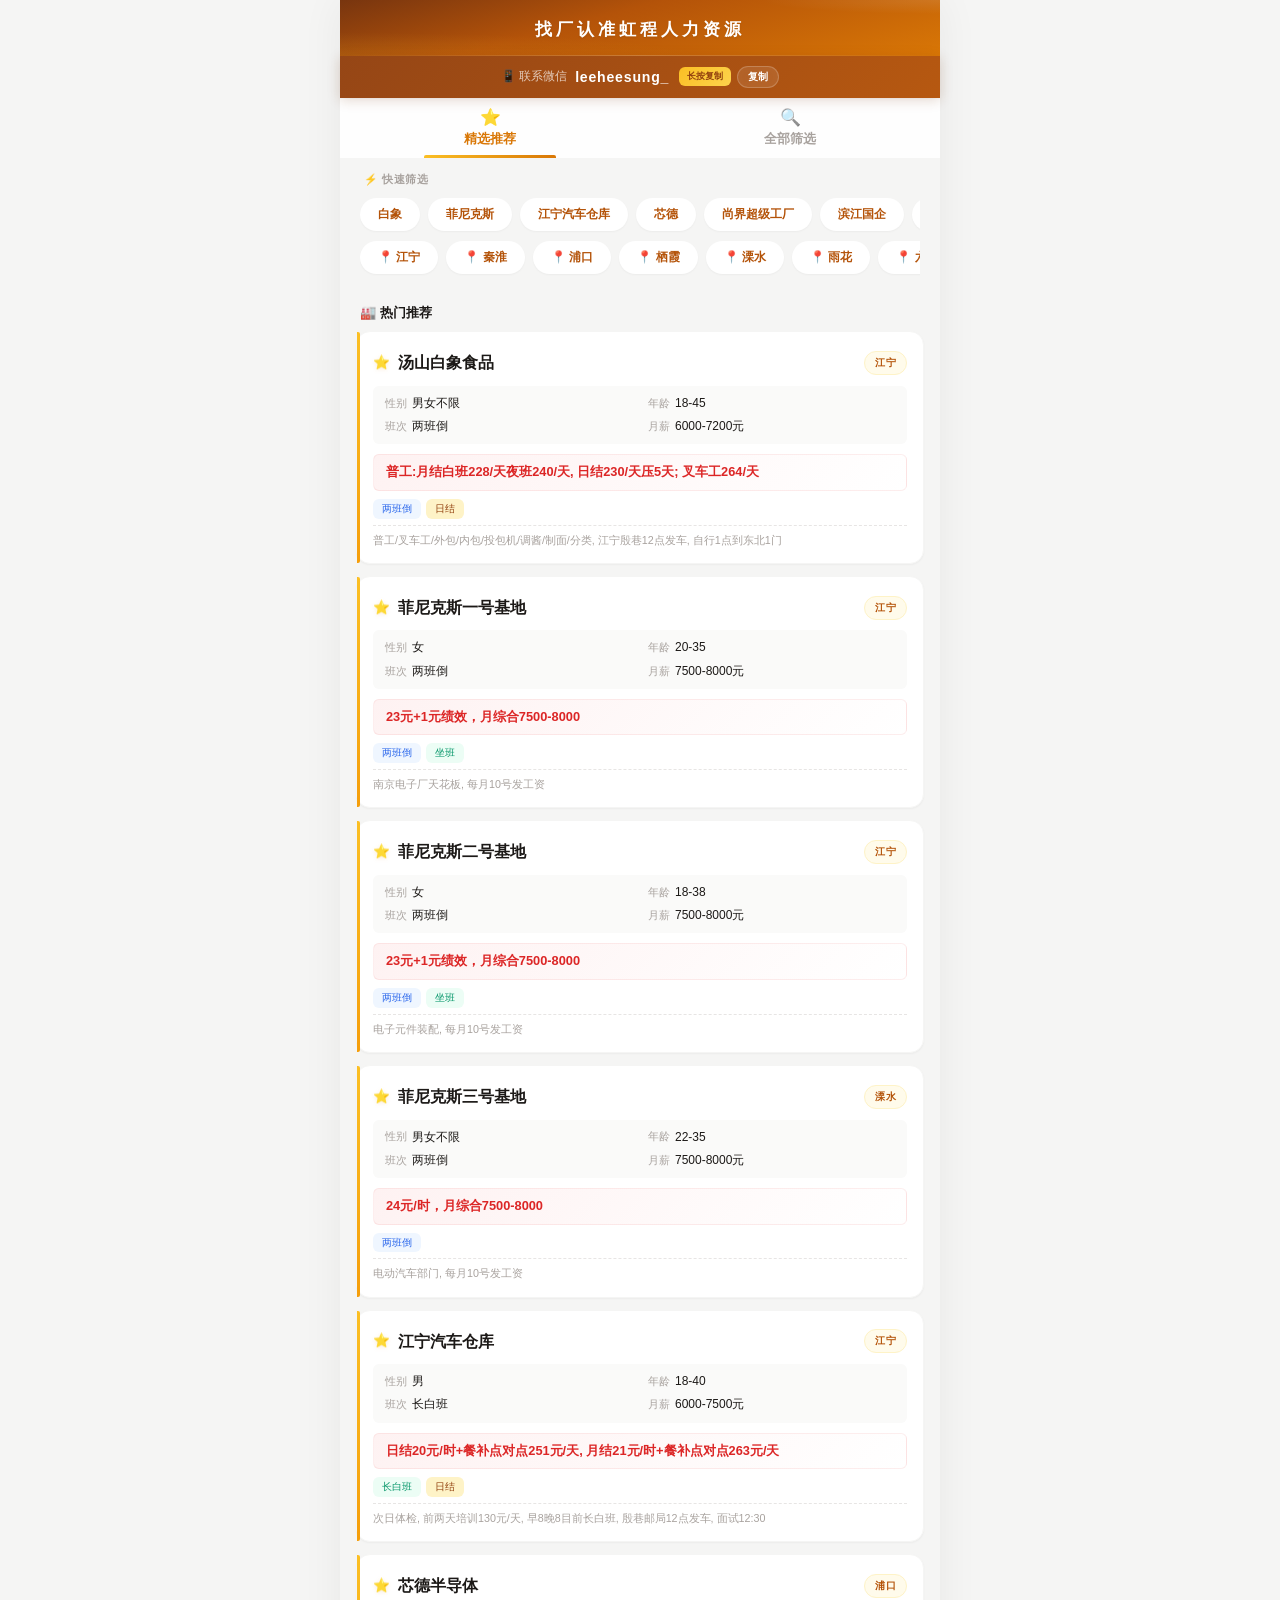
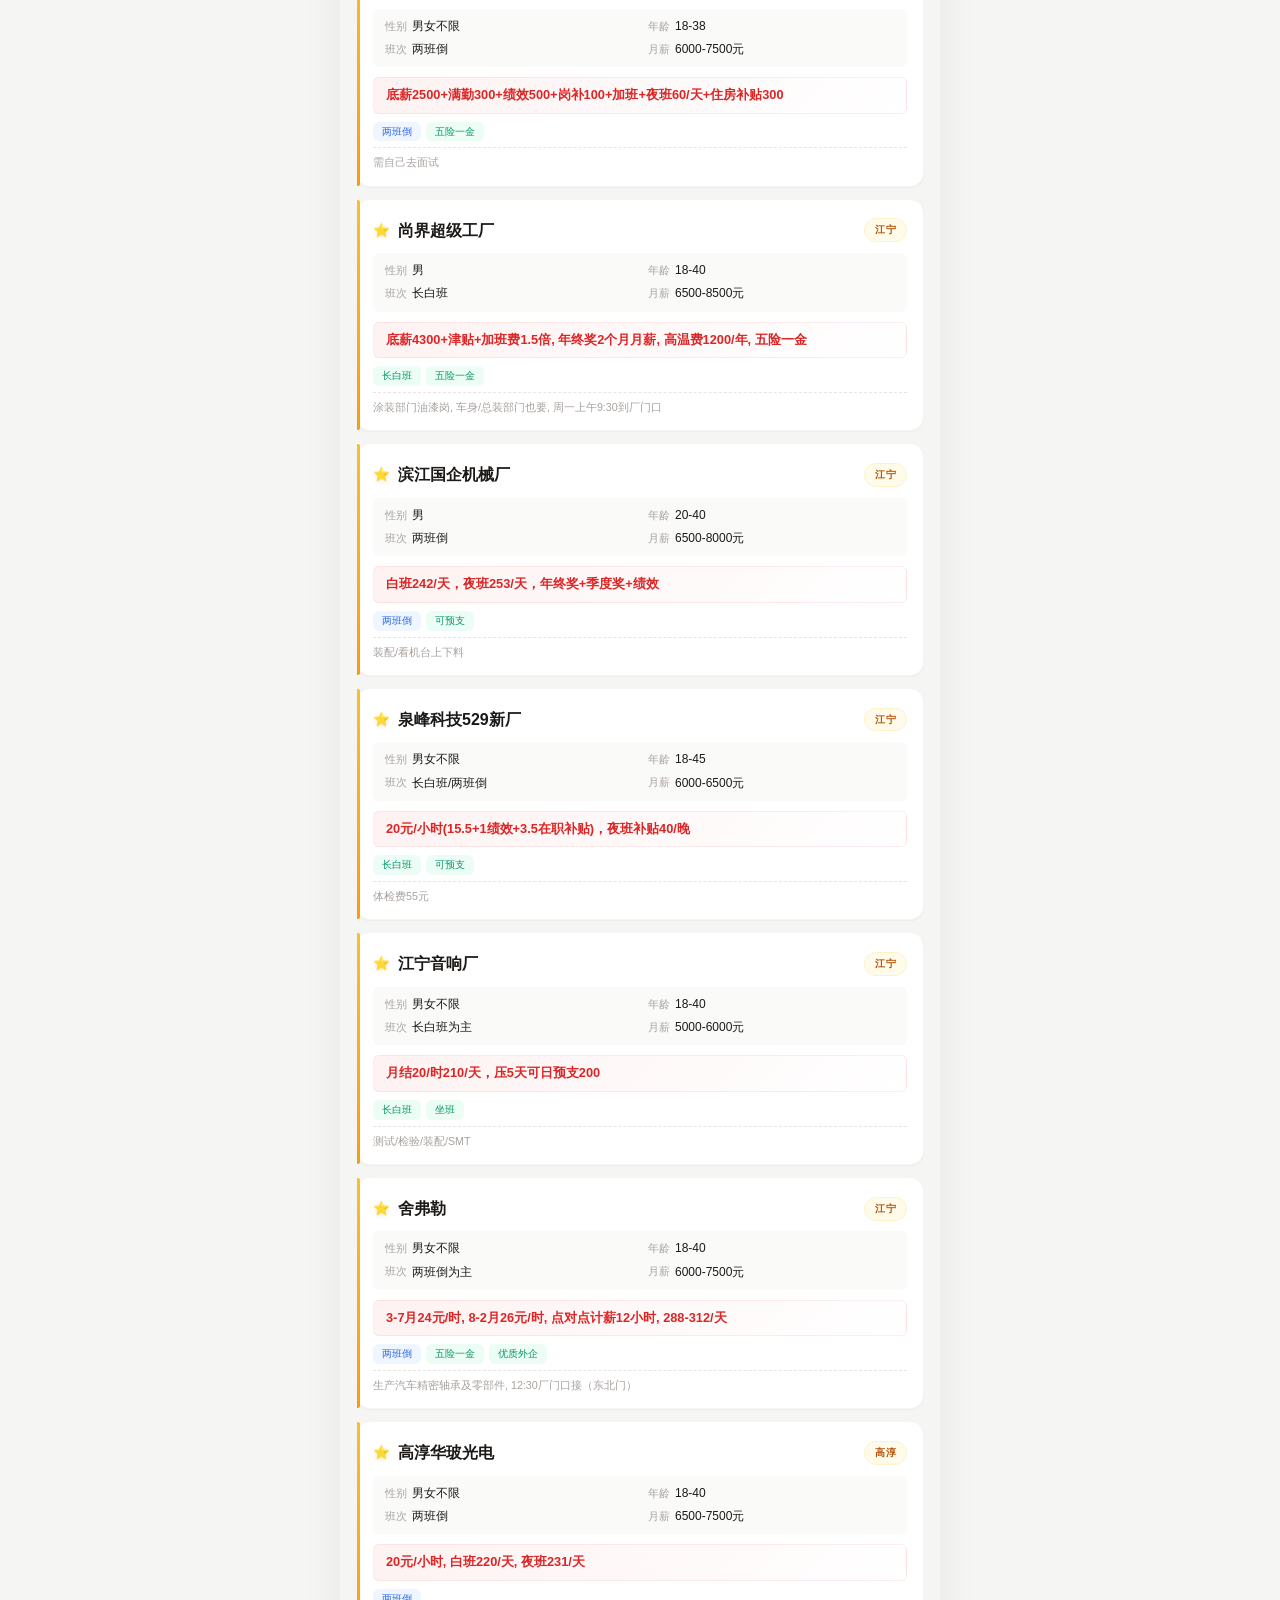
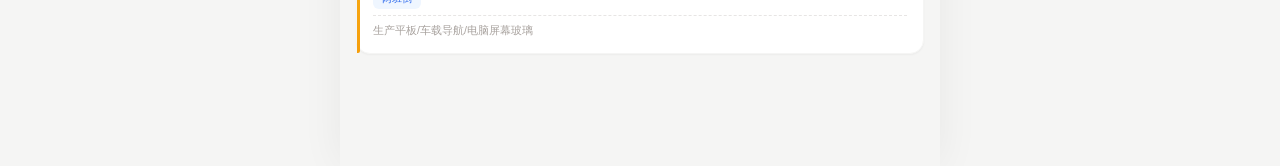
<file: index.html>
﻿<!DOCTYPE html><html lang="zh-CN">
<head>
<meta charset="UTF-8"/>
<meta name="viewport" content="width=device-width,initial-scale=1.0,maximum-scale=1.0,user-scalable=no,viewport-fit=cover"/>
<meta name="apple-mobile-web-app-capable" content="yes"/>
<meta name="apple-mobile-web-app-status-bar-style" content="black-translucent"/>
<link rel="manifest" href="data:application/manifest+json,%7B%22name%22%3A%22%E5%8D%97%E4%BA%AC%E8%99%B9%E7%A8%8B%E6%8B%9B%E5%B7%A5%22%2C%22short_name%22%3A%22%E6%8B%9B%E5%B7%A5%22%2C%22start_url%22%3A%22.%22%2C%22display%22%3A%22standalone%22%2C%22background_color%22%3A%22f59e0b%22%2C%22theme_color%22%3A%22f59e0b%22%7D" />
<title>找厂神器 · 虹程人力资源</title>
<style>
/* ===== Design System ===== */
:root {
  /* Brand — warm amber/gold with depth */
  --amber-900: #78350f;
  --amber-800: #92400e;
  --amber-700: #b45309;
  --amber-600: #d97706;
  --amber-500: #f59e0b;
  --amber-400: #fbbf24;
  --amber-300: #fcd34d;
  --amber-100: #fef3c7;
  --amber-50:  #fffbeb;

  /* Neutrals — warm stone */
  --stone-900: #1c1917;
  --stone-800: #292524;
  --stone-700: #44403c;
  --stone-600: #57534e;
  --stone-500: #78716c;
  --stone-400: #a8a29e;
  --stone-300: #d6d3d1;
  --stone-200: #e7e5e4;
  --stone-100: #f5f5f4;
  --stone-50:  #fafaf9;

  /* Semantic */
  --red-600: #dc2626;
  --red-50:  #fef2f2;
  --green-600: #059669;
  --green-50:  #ecfdf5;
  --blue-600: #2563eb;
  --blue-50:  #eff6ff;

  /* Token mapping */
  --color-primary: var(--amber-600);
  --color-primary-deep: var(--amber-800);
  --color-accent: var(--amber-500);
  --color-bg: var(--stone-100);
  --color-surface: #ffffff;
  --color-text: var(--stone-900);
  --color-text-secondary: var(--stone-600);
  --color-text-muted: var(--stone-400);
  --color-border: var(--stone-200);
  --color-border-light: var(--stone-100);

  /* Shadows — layered, tinted */
  --shadow-xs: 0 1px 2px rgba(28,25,23,0.04);
  --shadow-sm: 0 1px 3px rgba(28,25,23,0.06), 0 1px 2px rgba(28,25,23,0.04);
  --shadow-md: 0 4px 12px rgba(28,25,23,0.08), 0 2px 4px rgba(28,25,23,0.04);
  --shadow-lg: 0 8px 30px rgba(28,25,23,0.10), 0 4px 8px rgba(28,25,23,0.04);
  --shadow-xl: 0 20px 60px rgba(28,25,23,0.14), 0 8px 20px rgba(28,25,23,0.06);

  /* Radii */
  --radius-xs: 6px;
  --radius-sm: 10px;
  --radius-md: 14px;
  --radius-lg: 20px;
  --radius-xl: 28px;
  --radius-full: 9999px;

  /* Easing */
  --ease-out-expo: cubic-bezier(0.16,1,0.3,1);
  --ease-spring: cubic-bezier(0.34,1.56,0.64,1);

  /* Safe area */
  --safe-bottom: env(safe-area-inset-bottom,0px);
  --safe-top: env(safe-area-inset-top,0px);
}

*,*::before,*::after{margin:0;padding:0;box-sizing:border-box}
html{font-size:16px;-webkit-text-size-adjust:100%;-webkit-tap-highlight-color:transparent}
body{
  font-family:-apple-system,BlinkMacSystemFont,'Segoe UI','PingFang SC','Hiragino Sans GB','Microsoft YaHei',sans-serif;
  background:var(--color-bg);color:var(--color-text);line-height:1.6;
  padding-bottom:calc(20px + var(--safe-bottom));
  -webkit-font-smoothing:antialiased;-moz-osx-font-smoothing:grayscale;
  overflow-x:hidden;
}

/* ===== Header — layered depth ===== */
.header{
  position:relative;
  background:linear-gradient(165deg,var(--amber-900) 0%,var(--amber-700) 40%,var(--amber-600) 100%);
  overflow:hidden;
}
.header::before{
  content:'';position:absolute;inset:0;
  background:
    radial-gradient(ellipse 100% 70% at 0% 100%,rgba(251,191,36,0.15),transparent 60%),
    radial-gradient(ellipse 60% 50% at 100% 0%,rgba(255,255,255,0.10),transparent 50%);
  pointer-events:none;
}
.header::after{
  content:'';position:absolute;bottom:0;left:0;right:0;height:1px;
  background:linear-gradient(90deg,transparent,rgba(255,255,255,0.20),transparent);
}
.header-title{
  font-size:1.08rem;font-weight:800;letter-spacing:4px;
  color:#fff;text-align:center;
  padding:16px 20px 12px;position:relative;z-index:1;
  text-shadow:0 1px 2px rgba(0,0,0,0.10);
}

/* ===== WeChat Bar — glassmorphism ===== */
.wechat-bar{
  position:sticky;top:0;z-index:102;
  background:linear-gradient(135deg,rgba(146,64,14,0.97),rgba(180,83,9,0.97));
  backdrop-filter:blur(12px);-webkit-backdrop-filter:blur(12px);
  display:flex;align-items:center;justify-content:center;gap:6px;
  padding:10px 16px;user-select:text;-webkit-user-select:text;
  box-shadow:0 2px 12px rgba(120,53,15,0.20);
}
.wechat-bar .label{font-size:0.75rem;color:rgba(255,255,255,0.70);font-weight:500}
.wechat-bar .wechat-id{
  font-size:0.88rem;color:#fff;font-weight:700;letter-spacing:0.8px;
  padding:0 2px;
}
.wechat-bar .copy-badge{
  font-size:0.58rem;font-weight:600;color:var(--amber-800);
  background:linear-gradient(135deg,var(--amber-400),var(--amber-300));
  padding:2px 8px;border-radius:var(--radius-xs);margin-left:2px;
  animation:pulse-soft 2.5s ease-in-out infinite;
}
@keyframes pulse-soft{0%,100%{opacity:1}50%{opacity:0.65}}
.wechat-bar .copy-badge.copied{background:var(--green-50);color:var(--green-600);animation:none}
.wechat-bar .copy-btn{
  font-size:0.65rem;font-weight:600;color:#fff;
  background:rgba(255,255,255,0.12);border:1px solid rgba(255,255,255,0.20);
  padding:3px 10px;border-radius:var(--radius-full);cursor:pointer;
  transition:all 0.2s var(--ease-out-expo);touch-action:manipulation;
  backdrop-filter:blur(4px);-webkit-backdrop-filter:blur(4px);
}
.wechat-bar .copy-btn:active{transform:scale(0.92);background:rgba(255,255,255,0.22)}

/* ===== Tab Bar ===== */
.tab-bar{
  position:sticky;top:40px;z-index:101;
  display:flex;background:rgba(255,255,255,0.85);
  backdrop-filter:blur(16px);-webkit-backdrop-filter:blur(16px);
  border-bottom:1px solid var(--color-border-light);
}
.tab-btn{
  flex:1;border:none;background:transparent;
  padding:12px 0 10px;font-size:0.82rem;font-weight:600;
  color:var(--color-text-muted);cursor:pointer;
  display:flex;flex-direction:column;align-items:center;gap:3px;
  -webkit-tap-highlight-color:transparent;touch-action:manipulation;
  transition:color 0.25s var(--ease-out-expo);position:relative;
}
.tab-btn .tab-icon{font-size:1.05rem;line-height:1;opacity:0.7;transition:opacity 0.25s}
.tab-btn.active{color:var(--color-primary)}
.tab-btn.active .tab-icon{opacity:1}
.tab-btn.active::after{
  content:'';position:absolute;bottom:0;left:28%;right:28%;
  height:2.5px;background:linear-gradient(90deg,var(--amber-400),var(--amber-600));
  border-radius:2px 2px 0 0;
}
.tab-btn:active{opacity:0.6}
.tab-panel{display:none}
.tab-panel.active{display:block}

/* ===== Search ===== */
.search-wrap{
  position:sticky;top:96px;z-index:99;
  background:var(--color-bg);padding:12px 16px 10px;
}
.search-bar{
  display:flex;align-items:center;gap:10px;
  background:var(--color-surface);border-radius:var(--radius-xl);
  padding:10px 18px;
  box-shadow:var(--shadow-xs);
  border:1.5px solid var(--color-border-light);
  transition:border-color 0.25s var(--ease-out-expo),box-shadow 0.25s var(--ease-out-expo);
}
.search-bar:focus-within{
  border-color:var(--amber-300);
  box-shadow:0 0 0 4px rgba(217,119,6,0.08),var(--shadow-sm);
}
.search-icon{font-size:0.95rem;flex-shrink:0;opacity:0.35;transition:opacity 0.25s}
.search-bar:focus-within .search-icon{opacity:0.55}
.search-input{
  flex:1;border:none;outline:none;font-size:0.88rem;
  color:var(--color-text);background:transparent;-webkit-appearance:none;
}
.search-input::placeholder{color:var(--color-text-muted)}
.btn-search-clear{
  width:24px;height:24px;border-radius:50%;
  border:none;background:var(--color-border);color:var(--color-text-secondary);
  font-size:0.7rem;cursor:pointer;display:none;
  align-items:center;justify-content:center;
  transition:background 0.15s;
}
.btn-search-clear:active{background:var(--stone-300)}
.btn-search-clear.visible{display:flex}

/* ===== Filter ===== */
.filter-section{padding:0 16px}
.filter-group{margin-bottom:2px}
.filter-label{
  font-size:0.65rem;font-weight:600;color:var(--color-text-muted);
  padding:10px 4px 6px;letter-spacing:0.5px;text-transform:uppercase;
}
.filter-row{
  display:flex;gap:6px;overflow-x:auto;
  -webkit-overflow-scrolling:touch;scrollbar-width:none;padding-bottom:4px;
}
.filter-row::-webkit-scrollbar{display:none}
.filter-chip{
  flex-shrink:0;padding:6px 16px;border-radius:var(--radius-full);
  border:1.5px solid var(--color-border);background:var(--color-surface);
  font-size:0.76rem;color:var(--color-text-secondary);
  cursor:pointer;transition:all 0.2s var(--ease-out-expo);
  -webkit-tap-highlight-color:transparent;touch-action:manipulation;
}
.filter-chip:active{transform:scale(0.94)}
.filter-chip.active{
  background:linear-gradient(135deg,var(--amber-600),var(--amber-500));
  color:#fff;border-color:var(--amber-500);
  box-shadow:0 2px 8px rgba(217,119,6,0.25);
  font-weight:600;
}

/* ===== Result Count ===== */
.result-count{
  padding:12px 16px 6px;font-size:0.7rem;color:var(--color-text-muted);
  font-weight:500;letter-spacing:0.3px;
}

/* ===== Factory Cards ===== */
.factory-list{padding:0 16px 20px;display:flex;flex-direction:column;gap:12px}

.factory-card{
  position:relative;
  background:var(--color-surface);border-radius:var(--radius-md);
  padding:18px 16px 14px;
  box-shadow:var(--shadow-xs);
  transition:transform 0.2s var(--ease-out-expo),box-shadow 0.25s var(--ease-out-expo);
  cursor:pointer;
  -webkit-tap-highlight-color:transparent;
  overflow:hidden;
}
.factory-card::before{
  content:'';position:absolute;top:0;left:0;width:3px;height:100%;
  background:linear-gradient(180deg,var(--amber-400),var(--amber-600));
  border-radius:0 2px 2px 0;
}
.factory-card:active{transform:scale(0.97);box-shadow:var(--shadow-sm)}
.factory-card:hover{box-shadow:var(--shadow-md)}

.card-header{
  display:flex;align-items:flex-start;justify-content:space-between;gap:10px;margin-bottom:10px;
}
.card-title{
  font-size:1rem;font-weight:700;line-height:1.35;color:var(--color-text);
  letter-spacing:-0.01em;
}
.card-area{
  flex-shrink:0;font-size:0.62rem;font-weight:600;
  padding:3px 10px;border-radius:var(--radius-full);
  background:var(--amber-50);color:var(--amber-700);
  border:1px solid var(--amber-100);
  letter-spacing:0.3px;margin-top:1px;
}

.card-info-grid{
  display:grid;grid-template-columns:1fr 1fr;gap:4px 16px;
  font-size:0.75rem;color:var(--color-text-secondary);
  background:var(--stone-50);border-radius:var(--radius-xs);
  padding:8px 12px;margin-bottom:10px;
}
.card-info-grid span{display:flex;align-items:center;gap:5px}
.card-info-grid .label{color:var(--color-text-muted);font-size:0.68rem;min-width:2em}
.card-info-grid .value{font-weight:500;color:var(--color-text)}

.card-salary{
  padding:8px 12px;
  background:linear-gradient(135deg,var(--red-50),#fff);
  border:1px solid rgba(220,38,38,0.08);
  border-radius:var(--radius-xs);
  font-size:0.8rem;font-weight:700;color:var(--red-600);
  line-height:1.45;margin-bottom:8px;
}

.card-tags{
  display:flex;flex-wrap:wrap;gap:5px;
}
.tag{
  font-size:0.62rem;padding:3px 9px;border-radius:var(--radius-xs);
  font-weight:500;white-space:nowrap;line-height:1.4;
  transition:all 0.15s;
}
.tag.blue{background:var(--blue-50);color:var(--blue-600)}
.tag.green{background:var(--green-50);color:var(--green-600)}
.tag.amber{background:var(--amber-100);color:var(--amber-800)}
.tag.red{background:var(--red-50);color:var(--red-600)}

.card-features{
  margin-top:8px;font-size:0.67rem;color:var(--color-text-muted);
  display:flex;align-items:center;gap:5px;
  border-top:1px dashed var(--color-border);padding-top:8px;
  line-height:1.5;
}

/* ===== Quick Pick ===== */
.quick-pick{padding:12px 16px 6px}
.quick-pick-title{
  font-size:0.68rem;font-weight:600;color:var(--color-text-muted);
  padding:0 4px 10px;letter-spacing:0.5px;
}
.quick-pick-row{
  display:flex;gap:8px;overflow-x:auto;
  -webkit-overflow-scrolling:touch;scrollbar-width:none;padding-bottom:6px;
}
.quick-pick-row::-webkit-scrollbar{display:none}
.quick-pick-item{
  flex-shrink:0;padding:8px 18px;
  background:var(--color-surface);border:1.5px solid var(--amber-200);
  border-radius:var(--radius-full);white-space:nowrap;
  font-size:0.76rem;font-weight:600;color:var(--amber-700);
  cursor:pointer;transition:all 0.2s var(--ease-out-expo);
  -webkit-tap-highlight-color:transparent;touch-action:manipulation;
  box-shadow:var(--shadow-xs);
}
.quick-pick-item:active{transform:scale(0.94);background:var(--amber-50);border-color:var(--amber-400)}

/* ===== Recommend Tab ===== */
.rec-section{padding:6px 16px 80px}
.rec-section-title{
  font-size:0.82rem;font-weight:700;color:var(--color-text);
  padding:10px 4px 8px;display:flex;align-items:center;gap:6px;
}

.rec-card{
  position:relative;
  background:var(--color-surface);border-radius:var(--radius-md);
  padding:18px 16px 14px;box-shadow:var(--shadow-xs);margin-bottom:12px;
  border:1px solid var(--color-border-light);
  cursor:pointer;transition:transform 0.2s var(--ease-out-expo),box-shadow 0.25s;
  -webkit-tap-highlight-color:transparent;touch-action:manipulation;
}
.rec-card::before{
  content:'';position:absolute;top:0;left:0;width:3px;height:100%;
  background:linear-gradient(180deg,var(--amber-400),var(--amber-500));
  border-radius:0 2px 2px 0;
}
.rec-card:active{transform:scale(0.97)}
.rec-card-header{display:flex;align-items:center;gap:8px;margin-bottom:10px}
.rec-card-star{
  color:var(--amber-400);font-size:0.85rem;flex-shrink:0;
  filter:drop-shadow(0 1px 2px rgba(217,119,6,0.15));
}
.rec-card-name{font-size:1rem;font-weight:700}
.rec-card-area{
  margin-left:auto;font-size:0.62rem;font-weight:600;
  padding:3px 10px;border-radius:var(--radius-full);
  background:var(--amber-50);color:var(--amber-700);border:1px solid var(--amber-100);
  flex-shrink:0;letter-spacing:0.3px;
}
.rec-card-info{
  display:grid;grid-template-columns:1fr 1fr;gap:4px 16px;
  font-size:0.75rem;color:var(--color-text-secondary);
  background:var(--stone-50);border-radius:var(--radius-xs);
  padding:8px 12px;margin-bottom:10px;
}
.rec-card-info span{display:flex;align-items:center;gap:5px}
.rec-card-info .label{color:var(--color-text-muted);font-size:0.68rem;min-width:2em}
.rec-card-info .value{font-weight:500;color:var(--color-text)}
.rec-card-salary{
  padding:8px 12px;
  background:linear-gradient(135deg,var(--red-50),#fff);
  border:1px solid rgba(220,38,38,0.08);
  border-radius:var(--radius-xs);
  font-size:0.8rem;font-weight:700;color:var(--red-600);line-height:1.45;margin-bottom:8px;
}
.rec-card-tags{display:flex;flex-wrap:wrap;gap:5px}

/* ===== Detail Modal ===== */
.modal-overlay{
  position:fixed;inset:0;z-index:400;
  display:flex;align-items:flex-end;justify-content:center;
  opacity:0;visibility:hidden;
  transition:opacity 0.35s ease,visibility 0.35s;
}
.modal-overlay::before{
  content:'';position:absolute;inset:0;
  background:rgba(28,25,23,0.45);
  backdrop-filter:blur(4px);-webkit-backdrop-filter:blur(4px);
}
.modal-overlay.open{opacity:1;visibility:visible}

.modal-sheet{
  position:relative;z-index:1;
  background:var(--color-surface);border-radius:var(--radius-lg) var(--radius-lg) 0 0;
  width:100%;max-width:500px;max-height:85vh;
  display:flex;flex-direction:column;
  transform:translateY(100%);
  transition:transform 0.4s var(--ease-spring);
  padding-bottom:var(--safe-bottom);
  box-shadow:0 -8px 40px rgba(28,25,23,0.12);
}
.modal-overlay.open .modal-sheet{transform:translateY(0)}

.modal-handle{
  width:36px;height:4px;background:var(--color-border);
  border-radius:2px;margin:10px auto;flex-shrink:0;
}
.modal-header{
  display:flex;align-items:center;justify-content:space-between;
  padding:4px 24px 12px;flex-shrink:0;
}
.modal-title{font-size:1.1rem;font-weight:700;color:var(--color-text)}
.btn-modal-close{
  width:32px;height:32px;border-radius:50%;border:none;
  background:var(--stone-100);font-size:0.95rem;cursor:pointer;
  display:flex;align-items:center;justify-content:center;
  color:var(--color-text-secondary);transition:all 0.15s;
}
.btn-modal-close:active{background:var(--stone-200);transform:scale(0.92)}
.modal-body{overflow-y:auto;-webkit-overflow-scrolling:touch;padding:0 24px 24px;flex:1}

.modal-detail-grid{display:flex;flex-direction:column;gap:0}
.detail-block{padding:14px 0}
.detail-block+.detail-block{border-top:1px solid var(--color-border)}
.detail-block-title{
  font-size:0.68rem;font-weight:600;color:var(--color-text-muted);
  letter-spacing:0.5px;margin-bottom:10px;text-transform:uppercase;
}
.detail-row{
  display:grid;grid-template-columns:64px 1fr;gap:8px 12px;font-size:0.84rem;
}
.detail-row dt{color:var(--color-text-muted);font-weight:500}
.detail-row dd{color:var(--color-text)}
.detail-row .highlight{color:var(--red-600);font-weight:600}
.modal-body .detail-remark{
  font-size:0.8rem;color:var(--color-text-secondary);line-height:1.7;
  background:var(--stone-50);border-radius:var(--radius-xs);
  padding:10px 12px;
}
.modal-body .detail-remark.danger{background:var(--red-50);color:var(--red-600)}

/* ===== Empty State ===== */
.empty-state{
  text-align:center;padding:56px 20px;color:var(--color-text-muted);
}
.empty-state .empty-icon{font-size:2.5rem;margin-bottom:12px;display:block;opacity:0.6}
.empty-state .empty-text{font-size:0.85rem;color:var(--color-text-secondary)}

/* ===== Loading ===== */
.loading-skeleton{text-align:center;padding:20px;color:var(--color-text-muted);font-size:0.8rem}

/* ===== Animations ===== */
@keyframes fadeSlideUp{
  from{opacity:0;transform:translateY(12px)}
  to{opacity:1;transform:translateY(0)}
}
.factory-card,.rec-card{animation:fadeSlideUp 0.35s var(--ease-out-expo) both}

/* ===== Responsive ===== */
@media(min-width:768px){
  body{max-width:600px;margin:0 auto;box-shadow:0 0 40px rgba(28,25,23,0.06);min-height:100vh}
  .factory-list{gap:14px;padding:0 20px 24px}
  .filter-section,.quick-pick,.search-wrap{padding-left:20px;padding-right:20px}
}
</style>
</head>
<body>

<!-- Header -->
<header class="header">
  <div class="header-title">找厂认准虹程人力资源</div>
</header>

<!-- WeChat Bar -->
<div class="wechat-bar" id="wechatBar">
  <span class="label">📱 联系微信</span>
  <span class="wechat-id" id="wechatId">leeheesung_</span>
  <span class="copy-badge" id="copyBadge">长按复制</span>
  <button class="copy-btn" id="copyBtn">复制</button>
</div>

<!-- Tab Bar -->
<div class="tab-bar">
  <button class="tab-btn active" data-tab="recommend"><span class="tab-icon">⭐</span><span>精选推荐</span></button>
  <button class="tab-btn" data-tab="filter"><span class="tab-icon">🔍</span><span>全部筛选</span></button>
</div>

<!-- Recommend Tab -->
<div class="tab-panel active" id="tab-recommend">
  <div class="quick-pick" id="quickPick"></div>
  <div class="rec-section" id="recSection">
    <div class="rec-section-title">🏭 热门推荐</div>
    <div id="recList"><div class="empty-state"><span class="empty-icon">⏳</span><div class="empty-text">加载推荐厂区...</div></div></div>
  </div>
</div>

<!-- Filter Tab -->
<div class="tab-panel" id="tab-filter">
  <div class="search-wrap">
    <div class="search-bar">
      <span class="search-icon">🔍</span>
      <input type="search" class="search-input" id="searchInput" placeholder="搜索厂名、地区、岗位…" />
      <button class="btn-search-clear" id="searchClear">✕</button>
    </div>
  </div>
  <div class="filter-section">
    <div class="filter-group">
      <div class="filter-label">📍 区域</div>
      <div class="filter-row" id="areaBar"><div class="loading-skeleton">加载中...</div></div>
    </div>
    <div class="filter-group">
      <div class="filter-label">🕐 班次</div>
      <div class="filter-row" id="shiftBar"><div class="loading-skeleton">加载中...</div></div>
    </div>
    <div class="filter-group">
      <div class="filter-label">💰 结算方式</div>
      <div class="filter-row" id="paymentBar"><div class="loading-skeleton">加载中...</div></div>
    </div>
  </div>
  <div class="result-count" id="resultCount"></div>
  <div class="factory-list" id="factoryList">
    <div class="empty-state"><span class="empty-icon">⏳</span><div class="empty-text">加载工厂数据...</div></div>
  </div>
</div>

<!-- Detail Modal -->
<div class="modal-overlay" id="modalOverlay">
  <div class="modal-sheet">
    <div class="modal-handle"></div>
    <div class="modal-header">
      <span class="modal-title" id="modalTitle">工厂详情</span>
      <button class="btn-modal-close" id="modalClose">✕</button>
    </div>
    <div class="modal-body" id="modalBody"></div>
  </div>
</div>

<script>
const factoryData = [
  {
    "name": "通淮街汽配厂",
    "fullName": "江宁通淮街汽配厂",
    "area": "江宁",
    "address": "江宁通淮街",
    "category": "汽配",
    "gender": "男",
    "age": "18-40",
    "shift": "两班倒",
    "salary": "白班250/天，夜班260/天，不满点对点23/小时",
    "salaryRange": "6500-7500",
    "housing": "提供住宿8元/天，水电平摊",
    "food": "免费工作餐",
    "bonus": "",
    "features": "日结, 压三天日结, 组装汽车底盘, 打螺丝",
    "requirements": "会写字, 做三个月以上, 干不满冻结3天工资",
    "remark": ""
  },
  {
    "name": "滨江红森林食品厂",
    "fullName": "滨江红森林食品厂",
    "area": "江宁",
    "address": "江宁区牧龙东路1号",
    "category": "食品",
    "gender": "男女不限",
    "age": "20-48",
    "shift": "两班倒",
    "salary": "18元/小时，日工时12-15小时",
    "salaryRange": "6000-7500",
    "housing": "豪华公寓6-8人间，空调热水器无线网",
    "food": "三餐免费，休息日也免费吃",
    "bonus": "",
    "features": "临时身份证可, 可续签, 站立式工作, 穿连体无尘服",
    "requirements": "汉族, 办健康证, 美甲及金银首饰不带, 打卡不满7天无工资",
    "remark": "外包内包岗位, 产品外包装装箱"
  },
  {
    "name": "熊猫本厂",
    "fullName": "秦淮熊猫本厂（乐金熊猫）",
    "area": "秦淮",
    "address": "永丰大道华典办公室一楼",
    "category": "电子",
    "gender": "男女不限",
    "age": "18-45",
    "shift": "两班倒",
    "salary": "底薪2660+加班费+夜班补助20.97元/夜+岗位津贴",
    "salaryRange": "5800-7500",
    "housing": "包吃住，公寓6-8人间，水电平摊",
    "food": "包吃住",
    "bonus": "",
    "features": "交五险一金, PCB恒温车间, 不穿无尘服, 每周可预支500, 工龄奖每月+300",
    "requirements": "血压偏高/体重太胖/遗传疾病不要, 油条不要, 全部站班",
    "remark": "组装洗衣机及零部件, 每月25号发工资"
  },
  {
    "name": "熊猫外协",
    "fullName": "乐金熊猫外协",
    "area": "秦淮",
    "address": "永丰大道华典办公室",
    "category": "电子",
    "gender": "男",
    "age": "18-47",
    "shift": "长白班",
    "salary": "与熊猫本厂待遇相近",
    "salaryRange": "5500-6500",
    "housing": "可安排宿舍",
    "food": "提供工作餐",
    "bonus": "",
    "features": "长白班, 入职零费用",
    "requirements": "血压偏高体重太胖遗传疾病不要",
    "remark": "熊猫外协部门, 长白班为主"
  },
  {
    "name": "中电熊猫照明",
    "fullName": "中电熊猫照明（京东方外协）",
    "area": "秦淮",
    "address": "秦淮区永丰大道",
    "category": "电子",
    "gender": "男女不限",
    "age": "16-38",
    "shift": "两班倒",
    "salary": "日结210/天，压7天日结",
    "salaryRange": "5500-6500",
    "housing": "当天安排宿舍，标准4人间，住宿扣120元/月",
    "food": "包吃住，每天2餐",
    "bonus": "",
    "features": "国资企业, 环境好, 生产背光模组",
    "requirements": "穿无尘服, 站立式上班, 无裸露纹身(花臂不行), 工期至少3个月, 做不到冻结3天",
    "remark": "18号发薪"
  },
  {
    "name": "溧水复合材料厂",
    "fullName": "溧水复合材料厂",
    "area": "溧水",
    "address": "溧水区",
    "category": "新能源",
    "gender": "男女不限",
    "age": "18-48",
    "shift": "两班倒",
    "salary": "日结19元/时，月结20元/时，计薪11小时，夜班补贴20/天",
    "salaryRange": "6000-7500",
    "housing": "住宿免费，不住宿补贴200元/月",
    "food": "免费工作餐包吃",
    "bonus": "",
    "features": "上六休一, 满7天可预支, 工作轻松",
    "requirements": "适应倒班, 身体健康无不良嗜好",
    "remark": "生产风力发电用主梁板材"
  },
  {
    "name": "上汽大通",
    "fullName": "南京上汽大通",
    "area": "江宁",
    "address": "江宁区天元东路1068号1号门",
    "category": "汽配",
    "gender": "男",
    "age": "18-40",
    "shift": "长白班",
    "salary": "日结23/小时263-299/天，月结24/小时",
    "salaryRange": "7000-9000",
    "housing": "上铺120下铺130/月，押金100随走随退",
    "food": "餐补中餐12.3元/餐，加班餐14元/餐",
    "bonus": "",
    "features": "长白班, 厂吃厂住, 月休3-4天",
    "requirements": "初中以上, 涂装喷漆需有经验, 戴眼镜不行, 短期工不收",
    "remark": "尽量公共交通出行"
  },
  {
    "name": "新星得尔塔",
    "fullName": "新星得尔塔",
    "area": "江宁",
    "address": "江宁梅林街85号",
    "category": "电子",
    "gender": "女",
    "age": "18-42",
    "shift": "两班倒",
    "salary": "小时工月结20/时，正式工底薪2660+满勤100+加班+五险",
    "salaryRange": "5500-7000",
    "housing": "住宿免费水电平摊，住宿押金100退",
    "food": "免费工作餐，白班2餐，夜班1餐",
    "bonus": "",
    "features": "干满一周可预支, 正式工交五险",
    "requirements": "做事细心责任心强, 不能随便请假, 离职需提前7天申请",
    "remark": "贴胶带/检验/注塑岗位"
  },
  {
    "name": "浦口网红冰淇淋厂",
    "fullName": "浦口网红冰淇淋厂",
    "area": "浦口",
    "address": "浦口桥林工业园",
    "category": "食品",
    "gender": "男女不限",
    "age": "20-48",
    "shift": "两班倒",
    "salary": "周结230元/天押3天后周结",
    "salaryRange": "6000-6800",
    "housing": "免费住宿，空调热水器，水电费10元/天",
    "food": "免费一日三餐",
    "bonus": "",
    "features": "恒温车间(15度), 免费办理健康证, 工作轻松",
    "requirements": "初中以上, 身体健康四肢健全, 手上不能有蜕皮, 必须打卡满7天",
    "remark": "需带身份证复印件两份"
  },
  {
    "name": "瑞安电气",
    "fullName": "雨花板桥瑞安电气",
    "area": "雨花",
    "address": "雨花台区板桥",
    "category": "汽配",
    "gender": "男女不限",
    "age": "17-47",
    "shift": "两班倒",
    "salary": "19元/小时(含补贴)，计薪11.5小时，220左右/天",
    "salaryRange": "6000-7500",
    "housing": "豪华2-4人间150/月，水电平摊",
    "food": "免费包吃2餐",
    "bonus": "",
    "features": "零费用入职, 3天后可预支, 每周可预支",
    "requirements": "初中学历以上, 近视花眼需配眼镜, 小臂以下有纹身不要",
    "remark": "生产汽车油箱过滤网, 看机器手工活, 站班"
  },
  {
    "name": "菲尼克斯一号基地",
    "fullName": "江宁百家湖菲尼克斯一号基地",
    "area": "江宁",
    "address": "江宁区菲尼克斯路36号",
    "category": "电子",
    "gender": "女",
    "age": "20-35",
    "shift": "两班倒",
    "salary": "23元+1元绩效，月综合7500-8000",
    "salaryRange": "7500-8000",
    "housing": "住宿含水电400元/月，宿舍离厂区两公里",
    "food": "免费工作餐",
    "bonus": "",
    "features": "体检免费, 离职不扣钱, 中央空调, 不用穿防尘服, 坐班, 吃饭不扣工时, 交商业险100元/月",
    "requirements": "有装配组装质检经验, 衣着得体, 不能披头散发长指甲",
    "remark": "南京电子厂天花板, 每月10号发工资"
  },
  {
    "name": "菲尼克斯二号基地",
    "fullName": "江宁秣陵菲尼克斯二号基地",
    "area": "江宁",
    "address": "江宁区秣周东路6号西北门",
    "category": "电子",
    "gender": "女",
    "age": "18-38",
    "shift": "两班倒",
    "salary": "23元+1元绩效，月综合7500-8000",
    "salaryRange": "7500-8000",
    "housing": "住宿含水电400元/月，宿舍在厂马路对面",
    "food": "免费工作餐",
    "bonus": "",
    "features": "体检免费, 离职不扣钱, 中央空调, 不用穿防尘服, 坐班, 吃饭不扣工时, 缴纳社保",
    "requirements": "有电子厂装配经验, 手工操作灵活, 能适应倒班",
    "remark": "电子元件装配, 每月10号发工资"
  },
  {
    "name": "菲尼克斯三号基地",
    "fullName": "溧水菲尼克斯三号基地",
    "area": "溧水",
    "address": "溧水区幸福路",
    "category": "电子",
    "gender": "男女不限",
    "age": "22-35",
    "shift": "两班倒",
    "salary": "24元/时，月综合7500-8000",
    "salaryRange": "7500-8000",
    "housing": "住宿含水电400元/月，宿舍离厂区两公里，女生没宿舍",
    "food": "免费工作餐",
    "bonus": "",
    "features": "体检免费, 离职不扣钱, 中央空调, 不用穿防尘服",
    "requirements": "有手工装配经验, 站立作业, 有体力活(重50斤), 能上夜班",
    "remark": "电动汽车部门, 每月10号发工资"
  },
  {
    "name": "溧水雪糕厂",
    "fullName": "溧水雪糕厂",
    "area": "溧水",
    "address": "溧水区",
    "category": "食品",
    "gender": "男女不限",
    "age": "18-55",
    "shift": "两班倒",
    "salary": "月结207元/天，日结200元/天押7天",
    "salaryRange": "5600-6300",
    "housing": "住宿100-200元/月，全下铺",
    "food": "包吃一日三餐",
    "bonus": "",
    "features": "恒温车间, 免费体检, 周预支800-1000, 站着上班",
    "requirements": "识字大部分会写, 能接受穿无尘服, 工期低于3个月工价降1元, 打卡不满7天无薪资",
    "remark": "大龄工/暑假工友好, 每月20号发薪"
  },
  {
    "name": "东善桥代傲电子",
    "fullName": "东善桥代傲电子",
    "area": "江宁",
    "address": "江宁东善桥",
    "category": "电子",
    "gender": "男女不限",
    "age": "18-35",
    "shift": "培训期三班倒/后期两班倒",
    "salary": "白班26元/时286/天，夜班28元/时308/天",
    "salaryRange": "6000-8000",
    "housing": "女生提供宿舍",
    "food": "免费工作餐",
    "bonus": "",
    "features": "恒温车间, 不穿无尘服, 可以带手机, 不用体检, 每月15号发薪",
    "requirements": "男女不限",
    "remark": "江宁最高工资之一"
  },
  {
    "name": "泸溪河食品厂",
    "fullName": "江宁秣陵泸溪河食品厂",
    "area": "江宁",
    "address": "江宁秣陵",
    "category": "食品",
    "gender": "男女不限",
    "age": "18-45",
    "shift": "两班倒",
    "salary": "18元/小时，日薪220-260",
    "salaryRange": "6000-7500",
    "housing": "免费包住，公寓式6人间",
    "food": "免费吃三餐(休息也能吃)，四菜一汤",
    "bonus": "",
    "features": "恒温环境, 棉质透气工作服, 干满7天可预支1000",
    "requirements": "会写字, 能吃苦, 3个月内体检单/健康证, 工期3个月不满按16元/时",
    "remark": "食品生产操作工(包装/成型/辅助), 20号发工资"
  },
  {
    "name": "谷里电子厂",
    "fullName": "江宁谷里电子厂（施耐德）",
    "area": "江宁",
    "address": "江宁区谷里联东U谷产业园",
    "category": "电子",
    "gender": "女",
    "age": "18-45",
    "shift": "长白班",
    "salary": "前3月209元/天，第4月后涨薪+超产奖",
    "salaryRange": "5500-10000",
    "housing": "豪华4人间200/月，入职提供电动车，民房80/月可选",
    "food": "餐补20元/天",
    "bonus": "",
    "features": "长白班, 坐班, 不体检, 不是流水线, 恒温车间, 不穿无尘服, 每周可预支, 可转计件",
    "requirements": "女18-44周岁, 会写字, 至少三个月以上",
    "remark": "生产通讯电子设备配件, 每月25日发工资"
  },
  {
    "name": "陶吴味洲食品厂",
    "fullName": "江宁陶吴航空食品厂",
    "area": "江宁",
    "address": "江宁陶吴",
    "category": "食品",
    "gender": "男女不限",
    "age": "17-56",
    "shift": "长白班为主",
    "salary": "男19元/小时，女18元/小时，夜班21元/小时",
    "salaryRange": "6000-7000",
    "housing": "全新2人间只住下铺独立卫浴, 水电全免, 夫妻外宿补贴300元/月",
    "food": "三餐免费+住宿免费+水电全免",
    "bonus": "",
    "features": "不体检, 不面试, 免费办理健康证, 可预支, 夫妻房, 接受藏族彝族",
    "requirements": "站班, 穿防水胶鞋与无尘服, 禁止灰指甲",
    "remark": "生产航空食品, 大龄工友好"
  },
  {
    "name": "永镫科技",
    "fullName": "栖霞永镫科技",
    "area": "栖霞",
    "address": "新港经济技术开发区",
    "category": "电子",
    "gender": "男女不限",
    "age": "18-40",
    "shift": "长白班",
    "salary": "底薪2660+加班工资",
    "salaryRange": "5500-6500",
    "housing": "提供宿舍每人140含水电费",
    "food": "吃饭全免费，休息日也免费",
    "bonus": "",
    "features": "长白班, 坐班, 厂吃厂住, 当天安排住宿",
    "requirements": "至少三个月以上, 需带身份证复印件+一寸照片+体检单",
    "remark": "组装平板电脑边框"
  },
  {
    "name": "泉峰科技529新厂",
    "fullName": "泉峰科技529新厂",
    "area": "江宁",
    "address": "江宁区将军大道",
    "category": "汽配",
    "gender": "男女不限",
    "age": "18-45",
    "shift": "长白班/两班倒",
    "salary": "20元/小时(15.5+1绩效+3.5在职补贴)，夜班补贴40/晚",
    "salaryRange": "6000-6500",
    "housing": "公寓住宿100/月+水电30/月，当天安排住宿",
    "food": "包吃2顿工作餐",
    "bonus": "",
    "features": "手机可带, 轻便工作服, 每周可预支600, 每月10号发工资",
    "requirements": "初中以上, 纹身不能明显, 站班为主, 本地人/新疆西藏四川彝族不要",
    "remark": "体检费55元"
  },
  {
    "name": "泉峰德朔电动工具厂",
    "fullName": "泉峰/德朔电动工具厂",
    "area": "江宁",
    "address": "江宁区将军大道159号",
    "category": "汽配",
    "gender": "男女不限",
    "age": "18-40",
    "shift": "长白班/两班倒",
    "salary": "长白班20元/小时，两班倒21元/小时，夜班补贴40/晚",
    "salaryRange": "5500-6500",
    "housing": "住宿扣130元/月(含水电)，商保100/月",
    "food": "包吃二顿工作餐",
    "bonus": "",
    "features": "免费工作餐, 每周可预支600, 每月10号发薪, 体检费55元",
    "requirements": "面试带身份证原件",
    "remark": "电动工具生产"
  },
  {
    "name": "泉峰汽车老厂",
    "fullName": "泉峰汽车老厂",
    "area": "江宁",
    "address": "江宁区",
    "category": "汽配",
    "gender": "男女不限",
    "age": "18-44",
    "shift": "两班倒",
    "salary": "劳务工底薪2280+加班+绩效+夜班40/晚，小时工23+2绩效",
    "salaryRange": "7000-8000",
    "housing": "四人豪华间100/月，水电均摊",
    "food": "包吃两顿四人间公寓洗衣机空调",
    "bonus": "",
    "features": "厂区免费发劳保鞋, 半月倒班一次",
    "requirements": "本地人编制已满, 不要学生",
    "remark": "压铸机/后处理岗位"
  },
  {
    "name": "赛科利（东善桥）",
    "fullName": "东善桥赛科利",
    "area": "江宁",
    "address": "江宁东善桥",
    "category": "汽配",
    "gender": "男",
    "age": "20-40",
    "shift": "两班倒",
    "salary": "日结242/天，月结253/天",
    "salaryRange": "6500-7500",
    "housing": "住宿6-8人间300元/月，押金100",
    "food": "免费工作餐",
    "bonus": "",
    "features": "机器人焊接, 可晋升班组长, 每周可预支",
    "requirements": "高中学历, 身高170以上, 有案底不要, 至少三个月, 不满压三天不发",
    "remark": "机器人自动焊接/人工上下物料"
  },
  {
    "name": "赛科利（浦口）",
    "fullName": "浦口赛科利",
    "area": "浦口",
    "address": "浦口高新开发区",
    "category": "汽配",
    "gender": "男",
    "age": "20-45",
    "shift": "两班倒",
    "salary": "日结242/天，月结253/天",
    "salaryRange": "6500-7500",
    "housing": "提供宿舍200/月，水电均摊",
    "food": "免费工作餐",
    "bonus": "",
    "features": "免费体检, 先入职后补体检",
    "requirements": "至少三个月, 不满压三天不发, 上六休一",
    "remark": "上下物料/抬车身板件, 简单体力活"
  },
  {
    "name": "申迪汽配厂",
    "fullName": "浦口申迪汽配厂",
    "area": "浦口",
    "address": "浦口高新开发区",
    "category": "汽配",
    "gender": "男",
    "age": "18-45",
    "shift": "两班倒",
    "salary": "压三天日结：白班240/天，夜班250/天",
    "salaryRange": "6500-7500",
    "housing": "提供住宿200/月，水电平摊",
    "food": "免费工作餐",
    "bonus": "",
    "features": "日结",
    "requirements": "会写字, 至少三个月, 不满压的不发",
    "remark": "手动焊接/人工上下物料"
  },
  {
    "name": "东善桥电子厂",
    "fullName": "东善桥电子厂（凯湖电子）",
    "area": "江宁",
    "address": "江宁东善桥",
    "category": "电子",
    "gender": "女为主",
    "age": "18-45",
    "shift": "长白班",
    "salary": "18元/小时",
    "salaryRange": "5500-6500",
    "housing": "宿舍200/月",
    "food": "包吃两餐",
    "bonus": "",
    "features": "长白班, 坐班, 恒温车间, 工作轻松, 可预支工资, 每月25号发薪",
    "requirements": "男不超过170, 穿无尘服, 做满3个月以上, 抽烟/大面积纹身不行",
    "remark": "电子背光贴板/组装"
  },
  {
    "name": "胜太路汽配厂",
    "fullName": "胜太路汽配厂（东华力威）",
    "area": "江宁",
    "address": "江宁胜太路",
    "category": "汽配",
    "gender": "男",
    "age": "18-48",
    "shift": "两班倒",
    "salary": "日结242/天，月结253/天",
    "salaryRange": "7000-8000",
    "housing": "提供住宿300/月，水电平摊，押金100",
    "food": "免费工作餐",
    "bonus": "",
    "features": "不体检, 压三天日结, 每月25号发薪",
    "requirements": "会写字, 短期工不要, 三个月以上, 不满工期冻结3天",
    "remark": "机器人辅助上下料/手工焊, 站立式工作"
  },
  {
    "name": "川流精密",
    "fullName": "秣陵川流精密",
    "area": "江宁",
    "address": "江宁秣陵",
    "category": "汽配",
    "gender": "男女不限",
    "age": "18-45",
    "shift": "长白班为主",
    "salary": "前半月20/时，后计件",
    "salaryRange": "6500-9000",
    "housing": "吃住在厂，水电平摊",
    "food": "吃住在厂",
    "bonus": "",
    "features": "简单轻松手工活, 不是流水线, 满7天每周可预支",
    "requirements": "必须能接受上夜班",
    "remark": "注塑/包覆岗位"
  },
  {
    "name": "东善桥羽毛球厂",
    "fullName": "东善桥羽毛球厂",
    "area": "江宁",
    "address": "江宁东善桥",
    "category": "其他",
    "gender": "女",
    "age": "18-50",
    "shift": "长白班",
    "salary": "前2月18/时，第3月后20/时，计薪11小时+全勤+超产奖",
    "salaryRange": "5000-7000",
    "housing": "豪华宿舍空调洗衣机卫浴200/月水电平摊",
    "food": "免费两餐",
    "bonus": "",
    "features": "长白班, 全坐班, 恒温空调车间, 不是流水线, 不穿无尘服, 免体检, 手工活轻松",
    "requirements": "未满3个月离职按15/时结算",
    "remark": "羽毛球组装/简单轻工手工, 车间有轻微胶味"
  },
  {
    "name": "康尼新能源",
    "fullName": "栖霞康尼新能源",
    "area": "栖霞",
    "address": "栖霞区恒竞路11号南门",
    "category": "新能源",
    "gender": "男女不限",
    "age": "18-42",
    "shift": "长白班/两班倒",
    "salary": "20元/小时，220/天，夜班补贴60/天",
    "salaryRange": "6000-7000",
    "housing": "住宿扣80/月，水电平摊，有班车",
    "food": "免费工作餐",
    "bonus": "",
    "features": "岗位好, 工作轻松, 工时高, 不穿无尘服, 满7天可预支, 每月27号发薪",
    "requirements": "体检费自理, 有体检单可用",
    "remark": "做新能源充电桩"
  },
  {
    "name": "由甲申田新能源",
    "fullName": "六合由甲申田新能源",
    "area": "六合",
    "address": "六合智能制造产业园",
    "category": "新能源",
    "gender": "女",
    "age": "18-48",
    "shift": "两班倒",
    "salary": "第1-3月18/时，第4-6月19/时，第7月起20/时，日结最高230/天",
    "salaryRange": "5500-6500",
    "housing": "当天安排住宿200/月，水电均摊",
    "food": "园区食堂自理",
    "bonus": "",
    "features": "不穿无尘服, 恒温有站有坐, 压5天后日结",
    "requirements": "至少三个月, 做不到压的不发",
    "remark": "组装新能源小电池包"
  },
  {
    "name": "凯米科技",
    "fullName": "凯米科技",
    "area": "栖霞",
    "address": "南京马群/句容和宁路",
    "category": "机械",
    "gender": "女",
    "age": "23-40",
    "shift": "两班倒",
    "salary": "日结白班209/天夜班238.5/天，月结最高250/天",
    "salaryRange": "6500-7500",
    "housing": "2-3人间, 吃住在厂, 伙食好四菜一汤",
    "food": "早1块中3块晚3块(共7元/天)",
    "bonus": "",
    "features": "6个月转正交五险一金, 不需要穿无尘服",
    "requirements": "限女性, 身高不低于158, 体重45-75公斤, 无美甲无纹身",
    "remark": "生产环保过滤器/组装/接线"
  },
  {
    "name": "创阳电子",
    "fullName": "东山万达-创阳电子",
    "area": "江宁",
    "address": "江宁万达章村附近",
    "category": "电子",
    "gender": "男女不限",
    "age": "18-40",
    "shift": "两班倒",
    "salary": "底薪2660+加班+满勤200+岗位津贴+夜班补贴10元/夜",
    "salaryRange": "5500-7500",
    "housing": "宿舍4人间, 厂区到宿舍300米, 水电平摊, 不住宿补贴260/月",
    "food": "免费工作餐",
    "bonus": "",
    "features": "不体检, 不穿无尘服, 中途可预支, 每月10号发工资, 上六休一, 有年终奖",
    "requirements": "血压偏高/体重太胖/遗传疾病不要, 油条不要",
    "remark": "品质岗位需经验"
  },
  {
    "name": "杰仁电子",
    "fullName": "东山万达-杰仁电子",
    "area": "江宁",
    "address": "江宁万达章村附近",
    "category": "电子",
    "gender": "男女不限",
    "age": "18-35",
    "shift": "长白班",
    "salary": "21元/时含1元住宿补贴",
    "salaryRange": "5000-6000",
    "housing": "无住宿(含1元住宿补贴)",
    "food": "免费工作餐",
    "bonus": "",
    "features": "长白班, 活轻松不累, 中途可预支, 每月15号发薪",
    "requirements": "要细心, 穿无尘服, 视力好, 戴眼镜不要",
    "remark": "生产电脑反光片/胶带类产品"
  },
  {
    "name": "江宁谷里食品厂",
    "fullName": "江宁谷里食品厂（速冻）",
    "area": "江宁",
    "address": "江宁谷里",
    "category": "食品",
    "gender": "男女不限",
    "age": "18-52",
    "shift": "长白班",
    "salary": "计件多劳多得",
    "salaryRange": "7000-9000",
    "housing": "免费精装修3人间, 空调洗衣机热水器, 宿舍厂外1千米, 3天后免费提供电动车",
    "food": "免费工作餐",
    "bonus": "",
    "features": "常温车间, 穿静电服非无尘服, 半自动化车间, 16号发薪",
    "requirements": "识字, 站班, 身体健康, 高血压/灰指甲/皮肤病/眼镜300度以上不要",
    "remark": "生产蹄膀/扇骨肉等速冻食品, 打包/称重/锯工/装箱"
  },
  {
    "name": "江宁音响厂",
    "fullName": "江宁音响厂",
    "area": "江宁",
    "address": "江宁区康平街",
    "category": "电子",
    "gender": "男女不限",
    "age": "18-40",
    "shift": "长白班为主",
    "salary": "月结20/时210/天，压5天可日预支200",
    "salaryRange": "5000-6000",
    "housing": "豪华6-8人间, 吃住免费, 水电平摊",
    "food": "包吃住",
    "bonus": "",
    "features": "空调车间, 大部分坐班, 管理轻松自由",
    "requirements": "无大面积纹身, 案底不接受, 不满6天无工资",
    "remark": "测试/检验/装配/SMT"
  },
  {
    "name": "溢泰环保",
    "fullName": "百家湖殷巷溢泰环保",
    "area": "江宁",
    "address": "百家湖殷巷",
    "category": "机械",
    "gender": "男女不限",
    "age": "18-45",
    "shift": "长白班/两班倒",
    "salary": "21.7元/小时(含绩效和在职补贴)，夜班+40，6-9月+300/月",
    "salaryRange": "6500-7800",
    "housing": "住宿6人间水电平摊, 厂内宿舍, 住宿费30/月",
    "food": "包两顿工作餐",
    "bonus": "",
    "features": "包吃住, 每月10号发工资, 满月额外补助2元/时",
    "requirements": "纹身烟疤不收, 有案底不收",
    "remark": "生产饮水机, 简单手工活"
  },
  {
    "name": "滨江国企机械厂",
    "fullName": "滨江国企机械厂",
    "area": "江宁",
    "address": "江宁滨江",
    "category": "机械",
    "gender": "男",
    "age": "20-40",
    "shift": "两班倒",
    "salary": "白班242/天，夜班253/天，年终奖+季度奖+绩效",
    "salaryRange": "6500-8000",
    "housing": "酒店式公寓4-5人间, 免费WIFI, 住宿免费水电平摊",
    "food": "包吃工作餐",
    "bonus": "",
    "features": "可学技术, 年终奖, 季度奖金, 车间有空调, 管理人性化, 20号发薪, 可预支",
    "requirements": "有数控机加工/机电/汽修经验优先, 愿意学也可以, 不满5天无薪资, 工期3个月不满按20/h",
    "remark": "装配/看机台上下料"
  },
  {
    "name": "丹阳鱼跃医疗",
    "fullName": "丹阳鱼跃医疗厂",
    "area": "丹阳",
    "address": "丹阳市",
    "category": "电子",
    "gender": "男",
    "age": "18-38",
    "shift": "两班倒",
    "salary": "日结白班220/天，夜班240/天",
    "salaryRange": "6000-7000",
    "housing": "住宿100/月水电平摊, 可安排夫妻房",
    "food": "两顿工作餐自助餐",
    "bonus": "",
    "features": "包进, 入职7天可申请电动车, 当天安排宿舍",
    "requirements": "部分岗位需穿无尘服, 工期至少3个月",
    "remark": "生产血糖仪/制氧机, 有坐有站"
  },
  {
    "name": "江宁基地",
    "fullName": "江宁基地（上汽大通）",
    "area": "江宁",
    "address": "江宁区天元东路1068号1号门",
    "category": "汽配",
    "gender": "男",
    "age": "40以内",
    "shift": "长白班",
    "salary": "涂装/冲压/焊工/车桥装调",
    "salaryRange": "7000-9000",
    "housing": "",
    "food": "",
    "bonus": "",
    "features": "",
    "requirements": "有汽车厂相关经验优先, 高中以上, 短期工不收",
    "remark": "涂装工120人/冲压工7人/焊工50人/车桥装调5人"
  },
  {
    "name": "尚界华为物流",
    "fullName": "江宁尚界华为物流",
    "area": "江宁",
    "address": "江宁尚界",
    "category": "物流",
    "gender": "男女不限",
    "age": "18-50",
    "shift": "长白班",
    "salary": "普工/数据员20元/时，叉车工23元/时",
    "salaryRange": "5500-6500",
    "housing": "公寓式住宿240/月，水电平摊，押金100",
    "food": "餐补12元/顿",
    "bonus": "",
    "features": "长白班, 工作稳定轻松自由, 上六休一",
    "requirements": "数据员需熟练操作电脑做表格, 叉车工需叉车证, 不满7天不产生工资",
    "remark": "普工/数据员/叉车工"
  },
  {
    "name": "埃斯顿",
    "fullName": "埃斯顿（水阁路+吉印大道）",
    "area": "江宁",
    "address": "水阁路16号/苏源大道1号门",
    "category": "机械",
    "gender": "男女不限",
    "age": "18-42",
    "shift": "长白班/两班倒",
    "salary": "20元/小时220-260/天，支持日结210/天",
    "salaryRange": "6000-8000",
    "housing": "水阁路: 公寓式宿舍8元/天; 吉印大道: 男生宿舍押金200水电平摊",
    "food": "免费提供2顿工作餐",
    "bonus": "",
    "features": "做工业机器人, 工期最少三个月, 满7天产生薪资",
    "requirements": "有工厂经验, 电控柜接线需电工证/接线经验, 喷涂需1-3年经验",
    "remark": "电机装配/电控柜接线/喷涂岗位"
  },
  {
    "name": "禄口牛奶仓",
    "fullName": "禄口牛奶仓",
    "area": "江宁",
    "address": "江宁禄口",
    "category": "物流",
    "gender": "男女不限",
    "age": "20-45",
    "shift": "长白班",
    "salary": "前期计时200/天，后计件300/天，压3天周结",
    "salaryRange": "6000-9000",
    "housing": "不包吃住",
    "food": "不包吃住",
    "bonus": "",
    "features": "工资周结, 长白班, 活简单",
    "requirements": "手脚麻利, 做过分拣打包物流优先, 至少三个月, 不满3天无工资",
    "remark": "包装打包牛奶"
  },
  {
    "name": "拓润电子",
    "fullName": "栖霞拓润电子",
    "area": "栖霞",
    "address": "栖霞区尧新大道307号",
    "category": "电子",
    "gender": "男女不限",
    "age": "18-45",
    "shift": "两班倒",
    "salary": "白班21.5元/时，夜班22.5元/时，计薪10.5小时",
    "salaryRange": "6500-7500",
    "housing": "当天安排宿舍, 包吃住, 水电平分, 不住宿有免费厂车",
    "food": "包吃住",
    "bonus": "",
    "features": "工时稳定, 宿舍离厂很近",
    "requirements": "本地户口已满, 明显纹身不要, 站着上班需穿连体无尘服",
    "remark": "品质/仓库岗位"
  },
  {
    "name": "禄口智能电子",
    "fullName": "江宁禄口智能电子",
    "area": "江宁",
    "address": "江宁禄口华商路",
    "category": "电子",
    "gender": "男女不限",
    "age": "18-38",
    "shift": "长白班为主",
    "salary": "月结白班209/天，夜班253/天",
    "salaryRange": "5500-6500",
    "housing": "豪华公寓独立卫生间热水器洗衣机, 距厂800米扣200/月",
    "food": "免费工作餐",
    "bonus": "",
    "features": "长白班, 坐班, 不穿无尘服, 空调车间, 每月25号发工资",
    "requirements": "必须有电子厂经验, 接受少数民族, 不满三天无工资",
    "remark": ""
  },
  {
    "name": "南京中兴",
    "fullName": "南京中兴通讯",
    "area": "江宁",
    "address": "江宁滨江开发区",
    "category": "电子",
    "gender": "男",
    "age": "18-40",
    "shift": "两班倒",
    "salary": "20元/小时(含餐补2元)",
    "salaryRange": "5500-6500",
    "housing": "豪华四人间空调热水器独立卫生间, 住宿水电燃气6元/天",
    "food": "餐补含在时薪中, 需自行办理饭卡",
    "bonus": "",
    "features": "每月15号发工资, 中途可预支, 体检费满月报销",
    "requirements": "打卡不满7天或旷工自离无工资",
    "remark": ""
  },
  {
    "name": "南京奥托立夫",
    "fullName": "南京奥托立夫",
    "area": "栖霞",
    "address": "新港开发区恒谊路19号一号门",
    "category": "汽配",
    "gender": "男女不限",
    "age": "21-37",
    "shift": "两班倒",
    "salary": "26元/时或日结25元/时",
    "salaryRange": "7000-8500",
    "housing": "住宿300元/月水电均摊",
    "food": "免费工作餐",
    "bonus": "",
    "features": "不穿无尘衣, 不过安检门, 恒温车间, 一周一倒班, 面试当天安排宿舍",
    "requirements": "会写26个字母, 身高不超180, 不能太胖, 小臂不能有明显纹身, 不满5天无薪资",
    "remark": "生产汽车安全带, 检测包装组装, 站立式上班"
  },
  {
    "name": "英华达科技",
    "fullName": "殷巷英华达科技",
    "area": "江宁",
    "address": "江宁殷巷",
    "category": "电子",
    "gender": "男女不限",
    "age": "18-35",
    "shift": "长白班",
    "salary": "22元/小时+绩效0-800/月",
    "salaryRange": "5500-6500",
    "housing": "住宿费100元/月(含水电费)",
    "food": "吃住免费",
    "bonus": "",
    "features": "长白班坐班, 厂吃厂住, 不穿无尘服, 恒温车间, 不需经验",
    "requirements": "认识26个英文字母, 能接受夜班, 工期3个月不满按18/时",
    "remark": "生产宠物环/显示屏/蓝牙耳机/数据线"
  },
  {
    "name": "芯德半导体",
    "fullName": "浦口芯德半导体",
    "area": "浦口",
    "address": "江浦区林春路8号",
    "category": "电子",
    "gender": "男女不限",
    "age": "18-38",
    "shift": "两班倒",
    "salary": "底薪2500+满勤300+绩效500+岗补100+加班+夜班60/天+住房补贴300",
    "salaryRange": "6000-7500",
    "housing": "提供免费宿舍, 宿舍有班车",
    "food": "提供工作餐",
    "bonus": "",
    "features": "单位直签, 入职缴纳五险一金, 上四休二/五休一/六休一, 连续服务奖, 带薪年假, 各种礼金, 子女教育津贴, 年度体检",
    "requirements": "高中/中专起(本科不要), 穿防尘服, 无尘车间",
    "remark": "需自己去面试"
  },
  {
    "name": "江宁汽车仓库",
    "fullName": "江宁尚界物流仓库",
    "area": "江宁",
    "address": "江宁尚界",
    "category": "物流",
    "gender": "男",
    "age": "18-40",
    "shift": "长白班",
    "salary": "日结20元/时+餐补点对点251元/天, 月结21元/时+餐补点对点263元/天",
    "salaryRange": "6000-7500",
    "housing": "次月15号在职住宿免费(水电均摊)",
    "food": "餐补15.5元/顿, 超10小时补两餐",
    "bonus": "",
    "features": "日结, 活简单, 留职高, 操作工/拖车工/叉车工",
    "requirements": "叉车工需市场监管局叉车证, 至少三个月离职提前报备, 不满7天无工资, 商保80/月, 案底/纹身/体检不合格不要",
    "remark": "次日体检, 前两天培训130元/天, 早8晚8目前长白班, 殷巷邮局12点发车, 面试12:30"
  },
  {
    "name": "夏普电子",
    "fullName": "南京夏普电子",
    "area": "栖霞",
    "address": "新港开发区",
    "category": "电子",
    "gender": "男女不限",
    "age": "16-35",
    "shift": "长白班",
    "salary": "20元/时+满月出勤额外补贴500元",
    "salaryRange": "5000-6500",
    "housing": "",
    "food": "",
    "bonus": "",
    "features": "基本上不穿无尘服, 长白班",
    "requirements": "",
    "remark": "十二点半夏普宿舍食堂面试"
  },
  {
    "name": "高淳华玻光电",
    "fullName": "高淳华玻光电",
    "area": "高淳",
    "address": "高淳区",
    "category": "电子",
    "gender": "男女不限",
    "age": "18-40",
    "shift": "两班倒",
    "salary": "20元/小时, 白班220/天, 夜班231/天",
    "salaryRange": "6500-7500",
    "housing": "包吃包住, 免费管三餐(休息也免费), 4人间空调卫生间",
    "food": "免费三餐, 休息也免费吃",
    "bonus": "",
    "features": "人性化管理, 有站有坐, 手工工作轻松, 每月25号发工资",
    "requirements": "发薪日不在职按18发, 体检费100自理",
    "remark": "生产平板/车载导航/电脑屏幕玻璃"
  },
  {
    "name": "禄口蓝天路食品厂",
    "fullName": "禄口蓝天路食品厂",
    "area": "江宁",
    "address": "江宁区蓝天路219号新禄汇产业中心",
    "category": "食品",
    "gender": "男女不限",
    "age": "18-52",
    "shift": "长白班(凌晨上班)",
    "salary": "18元/小时, 每天10-11小时",
    "salaryRange": "5000-6000",
    "housing": "提供住宿10元/天(包含水电)",
    "food": "包吃免费工作餐",
    "bonus": "",
    "features": "恒温车间, 每月25号发薪",
    "requirements": "至少3个月, 需穿无尘服",
    "remark": "包装三明治/火腿面包等超市快餐品, 凌晨上班"
  },
  {
    "name": "秣陵飞洋电子",
    "fullName": "秣陵飞洋电子",
    "area": "江宁",
    "address": "江宁秣陵",
    "category": "电子",
    "gender": "女",
    "age": "18-40",
    "shift": "长白班",
    "salary": "19元/时, 计薪11-13小时, 月工时330+",
    "salaryRange": "6500-7500",
    "housing": "4人间住宿100元/月, 水电平摊",
    "food": "有吃有住",
    "bonus": "",
    "features": "长白班, 不体检, 坐班, 民族不限, 做满一周可预支, 月底发上月工资",
    "requirements": "工期最低三个月, 手脚太慢不行",
    "remark": "流水线作业, 电动汽车零部件打螺丝装配"
  },
  {
    "name": "水阁路纸杯厂",
    "fullName": "江宁水阁路纸杯厂",
    "area": "江宁",
    "address": "江宁水阁路",
    "category": "其他",
    "gender": "男女不限",
    "age": "18-50",
    "shift": "两班倒",
    "salary": "白班210/天, 夜班220/天+全勤+计件",
    "salaryRange": "5500-7000",
    "housing": "吃住都在厂内, 免费公寓式住宿只收水电费",
    "food": "含20元/天餐补",
    "bonus": "",
    "features": "日结7天后每天发200元, 0费用入职, 免费办健康证, 可带手机",
    "requirements": "本地人已满, 不满7天离职无工资, 半月一倒班",
    "remark": "生产一次性纸杯, 女工做质检男工看机台, 殷巷邮局12:00接"
  },
  {
    "name": "南京吸管厂",
    "fullName": "南京吸管厂",
    "area": "江宁",
    "address": "江宁区",
    "category": "其他",
    "gender": "男女不限",
    "age": "18-48",
    "shift": "两班倒",
    "salary": "白班190/天, 夜班200/天+全勤200+超产+餐补20元/天",
    "salaryRange": "6000-7000",
    "housing": "带行李当天安排宿舍",
    "food": "餐补20元/天",
    "bonus": "",
    "features": "0费用入职, 每周可预支500-1000, 满3个月报销路费, 不卡烟疤纹身",
    "requirements": "会普通话会写字, 可接受少数民族需报备, 禁学生工短期工, 需无犯罪记录证明",
    "remark": "生产一次性纸杯和饮品吸管, 每月25号发工资"
  },
  {
    "name": "殷巷精博电子",
    "fullName": "殷巷精博电子（美资）",
    "area": "江宁",
    "address": "江宁殷巷",
    "category": "电子",
    "gender": "男女不限",
    "age": "18-38",
    "shift": "两班倒",
    "salary": "白班24元/时264/天, 夜班26元/时286/天, 可日结",
    "salaryRange": "6500-7500",
    "housing": "男生梧桐居公寓240/月, 女生暂无宿舍",
    "food": "免费工作餐（五菜一汤一奶）",
    "bonus": "",
    "features": "恒温车间, 每月8号发薪, 日结可选(押三天后结)",
    "requirements": "须会默写26个字母, 有工厂倒班经验, 接受12小时两班倒, 穿大褂静电服, 站班, 车间不能带手机, 不能随便请假, 不满四天无工资",
    "remark": "接受不忌口少数民族"
  },
  {
    "name": "浦口华天科技",
    "fullName": "浦口华天科技（半导体）",
    "area": "浦口",
    "address": "浦口区",
    "category": "电子",
    "gender": "男女不限",
    "age": "18-35",
    "shift": "两班倒",
    "salary": "首月24/时，次月25/时+16元餐补/天，综合6800-8000",
    "salaryRange": "6800-8000",
    "housing": "公寓4-6人间独立卫生间, 住宿70/月水电均摊, 柜子押金50",
    "food": "餐补16元/天打餐卡无法取现, 需自行充值餐费",
    "bonus": "",
    "features": "半导体领头企业, 质检芯片/操作机台测试",
    "requirements": "初中以上须熟悉26字母, 少数民族不忌口可接收, 大面积纹身不可以, 本地人河南户籍已满, 短期工学信网在籍不要, 体检115",
    "remark": "早上7:30殷巷邮局发车, 自行9:00前到, 20号发薪, 商业保险80"
  },
  {
    "name": "飞腾电子厂",
    "fullName": "暑假工飞腾电子厂",
    "area": "江宁",
    "address": "江宁区",
    "category": "电子",
    "gender": "男女不限",
    "age": "16-45",
    "shift": "长白班",
    "salary": "18元/时, 点对点200/天, 压三天后日结200, 人走账清",
    "salaryRange": "5500-7000",
    "housing": "公寓式住宿, 包吃包住, 水电平摊",
    "food": "包吃包住",
    "bonus": "",
    "features": "日结, 短期工一个月, 不体检, 坐班, 不穿无尘服, 不过电子门, 可带手机, 管理人性化",
    "requirements": "无",
    "remark": "11点邮局接人, 厂门口1点到"
  },
  {
    "name": "溧水弘益电气厂",
    "fullName": "溧水弘益电气厂",
    "area": "溧水",
    "address": "溧水区",
    "category": "电子",
    "gender": "女为主",
    "age": "16-45",
    "shift": "长白班为主",
    "salary": "18元/时, 夜班补贴10元/晚, 每月15号发薪",
    "salaryRange": "6000-7500",
    "housing": "宿舍空调热水器齐全, 厂内食宿",
    "food": "包工作餐",
    "bonus": "",
    "features": "长白班为主, 厂内食宿, 工作简单, 可带手机",
    "requirements": "不满月按16元/时, 7天内离职/自离无工资, 商保80/月",
    "remark": "生产汽车线束, 轻松好做, 邮局12点接人自行13:00到"
  },
  {
    "name": "尚界超级工厂",
    "fullName": "江宁尚界超级工厂（原上汽大众）",
    "area": "江宁",
    "address": "江宁区秦淮路69号",
    "category": "汽配",
    "gender": "男",
    "age": "18-40",
    "shift": "长白班",
    "salary": "底薪4300+津贴+加班费1.5倍, 年终奖2个月月薪, 高温费1200/年, 五险一金",
    "salaryRange": "6500-8500",
    "housing": "住宿情况待确认",
    "food": "两大荤+两素+水果/酸奶, 工作10小时以上提供两餐",
    "bonus": "",
    "features": "新厂区新车型晋升空间大, 空调恒温车间, 机械臂喷漆, 五险一金, 免费体检, 年终奖",
    "requirements": "中专以上, 不忌口少数民族都要, 短袖盖不住纹身/烟疤/上汽协解无法面试, 能接受倒班, 本地人已满",
    "remark": "涂装部门油漆岗, 车身/总装部门也要, 周一上午9:30到厂门口"
  },
  {
    "name": "延锋座椅厂",
    "fullName": "殷巷延锋座椅厂",
    "area": "江宁",
    "address": "江宁殷巷",
    "category": "汽配",
    "gender": "男",
    "age": "18-40",
    "shift": "两班倒",
    "salary": "月结24/时264-288/天, 节假日66/时",
    "salaryRange": "7000-8000",
    "housing": "免费住厂对面, 水电平摊",
    "food": "免费三餐, 休息也能吃",
    "bonus": "",
    "features": "活简单自由, 节假日高薪, 不扣商保, 常规体检满月报销",
    "requirements": "工期至少3个月, 体检138满月报销",
    "remark": "总装组装岗位, 中午12:10自到厂门口"
  },
  {
    "name": "滁州达亮电子",
    "fullName": "滁州达亮电子",
    "area": "滁州",
    "address": "滁州市",
    "category": "电子",
    "gender": "男女不限",
    "age": "16-40",
    "shift": "两班倒",
    "salary": "18元/时+餐补6.7元/餐, 月工时280-310",
    "salaryRange": "6000-7000",
    "housing": "厂吃厂住四人间, 住宿100/月水电均摊",
    "food": "工作餐需先充值餐补",
    "bonus": "",
    "features": "接收暑假工, 少数民族/忌口都能接收, 清真食堂, 恒温车间, 穿无尘服可选, 7天可预支, 包进",
    "requirements": "不满7天无薪资, 商保100/月, 急辞有扣款, 每月15号发薪, 需体检",
    "remark": "缺口200人, 机台操作/组装, 简单易上手, 12:30面试"
  },
  {
    "name": "六合利德东方",
    "fullName": "六合利德东方",
    "area": "六合",
    "address": "六合区江北大道581号5号门",
    "category": "汽配",
    "gender": "男女不限",
    "age": "18-42",
    "shift": "两班倒",
    "salary": "计件薪资, 首月保底6500, 次月保底7500",
    "salaryRange": "7500-11000",
    "housing": "小区公寓式2-4人间, 宿舍离厂6公里有厂车接送",
    "food": "包吃包住, 一日三餐, 顿顿有牛奶",
    "bonus": "",
    "features": "包吃包住, 工资特别高, 周周可预支, 班车接送",
    "requirements": "须提前开无犯罪记录证明+身份证复印件, 烟瘾大的不要, 短期工不要, 技能体能测试, 熟练26字母, 不限地区",
    "remark": "生产汽车空调管和刹车管, 机加工/普工/焊工/自动装配/辅助工/手工装配和铆合工, 下午1点面试, 殷巷11点接人"
  },
  {
    "name": "雨花台无人机维修厂",
    "fullName": "雨花台无人机维修厂",
    "area": "雨花",
    "address": "雨花台区",
    "category": "电子",
    "gender": "男女不限",
    "age": "18-38",
    "shift": "长白班为主",
    "salary": "21元/时(19底薪+1餐补+1绩效), 3天后日结210/天, 剩余15号补",
    "salaryRange": "5500-6500",
    "housing": "住宿110/月, 面试通过即可安排",
    "food": "吃饭自理",
    "bonus": "",
    "features": "日结, 不放弃基本包进, 上六休一, 工作简单轻松",
    "requirements": "认识26字母, 能吃苦耐劳适应加班, 纹身烟疤不可以, 富士康体系离职一个月方可入职",
    "remark": "无人机拆卸与组装/维修品性能测试/打包发货, 流水线为主"
  },
  {
    "name": "雨花台电子厂",
    "fullName": "雨花台长白班电子厂",
    "area": "雨花",
    "address": "雨花台区",
    "category": "电子",
    "gender": "男女不限",
    "age": "18-45",
    "shift": "长白班",
    "salary": "24元/时, 计薪10小时, 240/天, 住宿23/时",
    "salaryRange": "6000-6800",
    "housing": "住宿扣1元/时, 水电平摊",
    "food": "没有吃住",
    "bonus": "",
    "features": "长白班, 坐班居多, 不穿无尘服, 工作轻松, 可预支, 少数民族接收, 基本包进",
    "requirements": "上六休一",
    "remark": "操作工/组装/测试/质检/SMT, 下午1点面试, 殷巷12:30接人"
  },
  {
    "name": "溧水开沃新能源",
    "fullName": "溧水开沃新能源汽车厂",
    "area": "溧水",
    "address": "溧水区",
    "category": "新能源",
    "gender": "男",
    "age": "18-47",
    "shift": "长白班",
    "salary": "普工20/H+饭补8/顿, 焊工28/H+饭补8/顿, 计薪11.5h",
    "salaryRange": "6500-8500",
    "housing": "免费厂内宿舍6-8人间, 独立卫生间淋浴空调, 水电均摊",
    "food": "厂吃厂住, 包吃包住",
    "bonus": "",
    "features": "长白班, 0入职, 周周可预支800, 不体检, 厂吃厂住",
    "requirements": "有大型汽配厂装配经验需试岗(会气泵电钻), 没经验等第二批, 工期三个月, 不满前7天按100/天, 不满7天及自离无工资, 商险100/月",
    "remark": "总装/底盘/涂装/综调车间, 面试下午1:30"
  },
  {
    "name": "溧水昌德成电器厂",
    "fullName": "溧水昌德成电器厂",
    "area": "溧水",
    "address": "溧水区",
    "category": "电子",
    "gender": "女",
    "age": "17-45",
    "shift": "长白班",
    "salary": "18元/时, 月工时330, 次月25号发薪",
    "salaryRange": "5500-6500",
    "housing": "包吃住, 吃住都在厂区",
    "food": "厂吃厂住都免费",
    "bonus": "",
    "features": "不体检包进, 入职0费用, 长白班, 厂吃厂住, 满7天可预支, 不穿无尘服",
    "requirements": "配合加班, 商保100/月, 3天内离职或旷工自离无工资, 不满3月工期前7天按100/天",
    "remark": "愿意干基本包进, 下午1点半面试, 殷巷邮局11:30接人"
  },
  {
    "name": "溧水大风车",
    "fullName": "溧水大风车（苏鸿集团）",
    "area": "溧水",
    "address": "溧水东岗路8号",
    "category": "机械",
    "gender": "男",
    "age": "23-43",
    "shift": "两班倒",
    "salary": "前期小时工21/时6000-7000, 3-6月转正后7000-12000+五险一金",
    "salaryRange": "7000-12000",
    "housing": "需自租宿舍(附近两三百一间), 满月住宿补贴300",
    "food": "白班包两餐夜班一餐",
    "bonus": "",
    "features": "正式工五险一金, 税后年薪10-15W, 全自动化加工线, 无重体力, 工时全年稳定",
    "requirements": "初中以上, 需体检或三个月内体检单, 半月倒班",
    "remark": "普工/辅助工/巡检/看机台, 殷巷泸溪河12:00接, 自行14:00前到"
  },
  {
    "name": "溧水创维注塑厂",
    "fullName": "溧水创维注塑厂",
    "area": "溧水",
    "address": "溧水区",
    "category": "电子",
    "gender": "男女不限",
    "age": "18-55",
    "shift": "两班倒为主",
    "salary": "18元/时+餐补14元+夜班补贴10元, 月综合5500-6500, 次月可选计件",
    "salaryRange": "5500-6500",
    "housing": "宿舍6-8人间, 空调冰箱洗衣机热水器齐全, 水电平摊",
    "food": "餐补14元/天",
    "bonus": "",
    "features": "大龄工, 无经验一学就会, 管理自由, 简单识字, 干满一周可预支, 15号发薪",
    "requirements": "月休2-3天",
    "remark": "普工/拉货/组装/注塑, 下午1点半面试, 殷巷12点发车"
  },
  {
    "name": "溧水我乐家居",
    "fullName": "溧水我乐家居",
    "area": "溧水",
    "address": "溧水区",
    "category": "其他",
    "gender": "男女不限",
    "age": "20-40",
    "shift": "两班倒",
    "salary": "普工首月5500-6500, 次月计件6500-8500, 质检综合6500",
    "salaryRange": "5500-8500",
    "housing": "酒店式住宿4-6人间, 空调热水器独立卫生间无线网, 免费8件套, 保洁每天打扫, 15天换洗被褥",
    "food": "三餐免费, 休息也免费吃, 吃住在厂区",
    "bonus": "",
    "features": "三餐免费, 夫妻房, 不是流水线, 可带手机, 宾馆式住宿, 保洁打扫",
    "requirements": "上六休一, 月休4天",
    "remark": "普工(男)/质检(女), 殷巷邮局11:30发车, 自行下午1点到"
  },
  {
    "name": "浦口智能科技",
    "fullName": "浦口智能科技",
    "area": "浦口",
    "address": "浦口区龙山南路",
    "category": "电子",
    "gender": "男为主",
    "age": "18-40",
    "shift": "长白班",
    "salary": "20元/时, 计薪10.5小时, 每月10号发薪",
    "salaryRange": "5500-6500",
    "housing": "场内豪华4人间住宿, 住宿扣150/月",
    "food": "包吃包住",
    "bonus": "",
    "features": "长白班, 缺口大面试几乎包进, 包吃包住",
    "requirements": "有纹身案底的不要, 工期最少3个月",
    "remark": "坐地铁配电柜/空调配电柜, 接线/打螺丝/仓库, 下午1点面试, 需带身份证复印件"
  },
  {
    "name": "浦口安吉",
    "fullName": "浦口安吉",
    "area": "浦口",
    "address": "浦口区",
    "category": "物流",
    "gender": "男女不限",
    "age": "50以内",
    "shift": "两班倒",
    "salary": "普工/拖车20/时, 叉车23/时, 压3天后日结",
    "salaryRange": "6000-7500",
    "housing": "住宿200/月, 水电平摊",
    "food": "工作餐免费",
    "bonus": "",
    "features": "日结, 活简单, 留人好单位",
    "requirements": "叉车工需市场监管局叉车证会四角定位, 至少三个月做不到压的不发",
    "remark": "拖货/货物整理/摆放/出库/入库, 上午9点或下午1点面试"
  },
  {
    "name": "浦口上汽名爵",
    "fullName": "浦口上汽名爵",
    "area": "浦口",
    "address": "浦口区",
    "category": "汽配",
    "gender": "男",
    "age": "18-35",
    "shift": "两班倒",
    "salary": "月结首月24/时次月25/时, 日结24/时压5天, 最高305/天",
    "salaryRange": "6500-9500",
    "housing": "厂外公寓4-6人间独立卫浴, 住宿10元/天, 水电均摊",
    "food": "两大荤+两素+水果/酸奶",
    "bonus": "",
    "features": "日结, 食宿好, 补贴多, 工资高, 每月15号发薪可预支, 夜班补贴满月30/班",
    "requirements": "高中/中专以上, 工期至少三个月, 离职需正常办理, 体检70-140元",
    "remark": "普通操作工, 上午8点面试"
  },
  {
    "name": "汤山白象食品",
    "fullName": "汤山白象食品",
    "area": "江宁",
    "address": "汤山镇",
    "category": "食品",
    "gender": "男女不限",
    "age": "18-45",
    "shift": "两班倒",
    "salary": "普工:月结白班228/天夜班240/天, 日结230/天压5天; 叉车工264/天",
    "salaryRange": "6000-7200",
    "housing": "4人间免费住宿, 免费提供被褥床上用品, 住宿水电全部免费",
    "food": "免费三餐, 住宿水电全部免费",
    "bonus": "",
    "features": "日结, 叉车工, 包三餐, 住宿免费, 厂内宿舍, 面试包进",
    "requirements": "不接收有案底人员, 厂区禁烟, 上班需穿分体无尘服, 站班",
    "remark": "普工/叉车工/外包/内包/投包机/调酱/制面/分类, 江宁殷巷12点发车, 自行1点到东北1门"
  },
  {
    "name": "舍弗勒",
    "fullName": "大学城淳化【舍弗勒】（德企）",
    "area": "江宁",
    "address": "江宁区建衡路88号东北门",
    "category": "汽配",
    "gender": "男女不限",
    "age": "18-40",
    "shift": "两班倒为主",
    "salary": "3-7月24元/时, 8-2月26元/时, 点对点计薪12小时, 288-312/天",
    "salaryRange": "6000-7500",
    "housing": "提供住宿扣200/月, 水电平摊",
    "food": "免费工作餐",
    "bonus": "",
    "features": "优质德企, 交五险, 免费体检, 转正五险一金, 12小时8小时交替班",
    "requirements": "机加工需有机加工经验; 装配工大专毕业, 大件装配上下料; 女工需搬得动35斤工件, 能倒夜班; 不要短期工, 工期3个月及以上",
    "remark": "生产汽车精密轴承及零部件, 12:30厂门口接（东北门）"
  }
]

const areas = ['全部', '江宁', '秦淮', '浦口', '栖霞', '溧水', '雨花', '六合', '丹阳', '高淳', '滁州']
const shiftFilters = ['全部', '长白班', '两班倒', '长白班为主']
const paymentFilters = ['全部', '日结', '月结', '周结']

const recommendedKeywords = [
  {display:'白象',keyword:'白象'},
  {display:'菲尼克斯',keyword:'菲尼克斯'},
  {display:'江宁汽车仓库',keyword:'江宁汽车仓库'},
  {display:'芯德',keyword:'芯德'},
  {display:'尚界超级工厂',keyword:'尚界超级工厂'},
  {display:'滨江国企',keyword:'滨江国企'},
  {display:'泉峰科技',keyword:'泉峰科技'},
  {display:'音响厂',keyword:'音响厂'},
  {display:'舍弗勒',keyword:'舍弗勒'},
  {display:'华玻',keyword:'华玻'},
];

// ==================== State ====================
const state = {
  searchQuery:'',areaFilter:'全部',shiftFilter:'全部',paymentFilter:'全部',currentTab:'recommend',
};
const $=s=>document.querySelector(s);
const $$=s=>document.querySelectorAll(s);
const dom = {
  searchInput:$('#searchInput'),searchClear:$('#searchClear'),
  areaBar:$('#areaBar'),shiftBar:$('#shiftBar'),paymentBar:$('#paymentBar'),
  resultCount:$('#resultCount'),factoryList:$('#factoryList'),
  recList:$('#recList'),quickPick:$('#quickPick'),
  modalOverlay:$('#modalOverlay'),modalBody:$('#modalBody'),
  modalTitle:$('#modalTitle'),modalClose:$('#modalClose'),
  copyBtn:$('#copyBtn'),copyBadge:$('#copyBadge'),wechatId:$('#wechatId'),
};

function getTags(f){
  const t=[];
  if(f.shift.includes('长白班')) t.push('<span class="tag green">长白班</span>');
  else if(f.shift.includes('两班倒')) t.push('<span class="tag blue">两班倒</span>');
  if(f.features.includes('坐班')) t.push('<span class="tag green">坐班</span>');
  if(f.features.includes('五险')||f.features.includes('五险一金')) t.push('<span class="tag green">五险一金</span>');
  if(f.features.includes('日结')) t.push('<span class="tag amber">日结</span>');
  if(f.features.includes('不体检')) t.push('<span class="tag green">不体检</span>');
  if(f.features.includes('包吃住')||f.features.includes('厂吃厂住')) t.push('<span class="tag blue">包吃住</span>');
  if(f.features.includes('不穿无尘服')) t.push('<span class="tag green">不穿无尘服</span>');
  if(f.features.includes('大龄工')) t.push('<span class="tag amber">大龄工</span>');
  if(f.features.includes('预支')) t.push('<span class="tag green">可预支</span>');
  if(f.features.includes('国企')) t.push('<span class="tag green">国企</span>');
  if(f.features.includes('德企')) t.push('<span class="tag green">优质外企</span>');
  return t.join('');
}

function getFilteredData(){
  let data=factoryData;
  if(state.areaFilter!=='全部') data=data.filter(f=>f.area===state.areaFilter);
  if(state.shiftFilter!=='全部') data=data.filter(f=>f.shift.includes(state.shiftFilter));
  if(state.paymentFilter!=='全部') data=data.filter(f=>(f.salary+f.features+(f.remark||'')).includes(state.paymentFilter));
  const q=state.searchQuery.toLowerCase().trim();
  if(q) data=data.filter(f=>(f.name+f.fullName+f.area+f.address+f.category+f.salary+f.features+(f.remark||'')).toLowerCase().includes(q));
  return data;
}

function renderFilters(bar,items,key,cls){
  bar.innerHTML=items.map(i=>`<button class="filter-chip${i===state[key]?' active':''}" data-${cls}="${i}">${i}</button>`).join('');
  bar.querySelectorAll(`[data-${cls}]`).forEach(chip=>{chip.addEventListener('click',()=>{state[key]=chip.dataset[cls];renderAreas();renderShiftFilters();renderPaymentFilters();renderResults()})});
}
function renderAreas(){renderFilters(dom.areaBar,areas,'areaFilter','area')}
function renderShiftFilters(){renderFilters(dom.shiftBar,shiftFilters,'shiftFilter','shift')}
function renderPaymentFilters(){renderFilters(dom.paymentBar,paymentFilters,'paymentFilter','pay')}

function renderResults(){
  const data=getFilteredData();
  dom.resultCount.textContent=`共 ${data.length} 家工厂`;
  if(data.length===0){dom.factoryList.innerHTML=`<div class="empty-state"><span class="empty-icon">🔍</span><div class="empty-text">没有找到匹配的工厂，试试调整筛选条件</div></div>`;return}
  dom.factoryList.innerHTML=data.map((f,i)=>`
    <div class="factory-card" data-id="${i}" style="animation-delay:${i*0.025}s">
      <div class="card-header">
        <div class="card-title">${f.name}</div>
        <div class="card-area">${f.area}</div>
      </div>
      <div class="card-info-grid">
        <span><span class="label">性别</span><span class="value">${f.gender}</span></span>
        <span><span class="label">年龄</span><span class="value">${f.age}</span></span>
        <span><span class="label">班次</span><span class="value">${f.shift}</span></span>
        <span><span class="label">月薪</span><span class="value">${f.salaryRange}元</span></span>
      </div>
      <div class="card-salary">${f.salary}</div>
      <div class="card-tags">${getTags(f)}</div>
      ${f.features?`<div class="card-features">🏷️ ${f.features.split(',').slice(0,3).join(' · ')}</div>`:''}
    </div>
  `).join('');
  dom.factoryList.querySelectorAll('.factory-card').forEach(card=>{card.addEventListener('click',()=>openDetail(getFilteredData()[parseInt(card.dataset.id)]))});
}

function renderQuickPick(){
  dom.quickPick.innerHTML=`
    <div class="quick-pick-title">⚡ 快速筛选</div>
    <div class="quick-pick-row">${recommendedKeywords.map(k=>`<button class="quick-pick-item" data-keyword="${k.keyword}">${k.display}</button>`).join('')}</div>
    <div class="quick-pick-row" style="margin-top:4px">${areas.filter(a=>a!=='全部').map(a=>`<button class="quick-pick-item" data-area="${a}">📍 ${a}</button>`).join('')}</div>`;
  dom.quickPick.querySelectorAll('.quick-pick-item').forEach(item=>{
    item.addEventListener('click',()=>{
      if(item.dataset.keyword){dom.searchInput.value=item.dataset.keyword;state.searchQuery=item.dataset.keyword;dom.searchClear.classList.toggle('visible',true);switchTab('filter')}
      else if(item.dataset.area){state.areaFilter=item.dataset.area;switchTab('filter')}
    });
  });
}

function renderRecommendedDetail(){
  const matched=[];
  recommendedKeywords.forEach(r=>{factoryData.filter(f=>f.name.includes(r.keyword)||f.fullName.includes(r.keyword)).forEach(f=>{if(!matched.some(m=>m.name===f.name&&m.fullName===f.fullName))matched.push(f)})});
  dom.recList.innerHTML=matched.map(f=>`
    <div class="rec-card" data-name="${f.name}" data-full="${f.fullName}">
      <div class="rec-card-header">
        <span class="rec-card-star">⭐</span>
        <span class="rec-card-name">${f.name}</span>
        <span class="rec-card-area">${f.area}</span>
      </div>
      <div class="rec-card-info">
        <span><span class="label">性别</span><span class="value">${f.gender}</span></span>
        <span><span class="label">年龄</span><span class="value">${f.age}</span></span>
        <span><span class="label">班次</span><span class="value">${f.shift}</span></span>
        <span><span class="label">月薪</span><span class="value">${f.salaryRange}元</span></span>
      </div>
      <div class="rec-card-salary">${f.salary}</div>
      <div class="rec-card-tags">${getTags(f)}</div>
      ${f.remark?`<div style="margin-top:6px;font-size:0.67rem;color:var(--color-text-muted);padding-top:6px;border-top:1px dashed var(--color-border)">${f.remark}</div>`:''}
    </div>
  `).join('');
  dom.recList.querySelectorAll('.rec-card').forEach(card=>{card.addEventListener('click',()=>{const f=factoryData.find(x=>x.name===card.dataset.name&&x.fullName===card.dataset.full);if(f)openDetail(f)})});
}

function openDetail(f){
  if(!f)return;
  dom.modalTitle.textContent=f.name;
  dom.modalBody.innerHTML=`
    <div class="modal-detail-grid">
      <div class="detail-block">
        <div class="detail-block-title">基本信息</div>
        <dl class="detail-row"><dt>全称</dt><dd>${f.fullName}</dd><dt>地址</dt><dd>${f.address||'未提供'}</dd></dl>
      </div>
      <div class="detail-block">
        <div class="detail-block-title">岗位要求</div>
        <dl class="detail-row"><dt>类型</dt><dd>${f.category}</dd><dt>性别</dt><dd>${f.gender}</dd><dt>年龄</dt><dd>${f.age}</dd><dt>班次</dt><dd>${f.shift}</dd></dl>
      </div>
      <div class="detail-block">
        <div class="detail-block-title">薪资待遇</div>
        <dl class="detail-row"><dt class="highlight">日薪</dt><dd class="highlight">${f.salary}</dd><dt class="highlight">月薪</dt><dd class="highlight">${f.salaryRange}元</dd></dl>
      </div>
      <div class="detail-block">
        <div class="detail-block-title">食宿情况</div>
        <dl class="detail-row"><dt>住宿</dt><dd>${f.housing||'未提供'}</dd><dt>餐食</dt><dd>${f.food||'未提供'}</dd></dl>
      </div>
      <div class="detail-block">
        <div class="detail-block-title">福利亮点</div>
        <div class="detail-remark">${f.features||'无'}</div>
      </div>
      ${f.requirements?`<div class="detail-block"><div class="detail-block-title">⚠️ 注意事项</div><div class="detail-remark danger">${f.requirements}</div></div>`:''}
      ${f.remark?`<div class="detail-block"><div class="detail-block-title">📌 备注</div><div class="detail-remark">${f.remark}</div></div>`:''}
    </div>`;
  dom.modalOverlay.classList.add('open');
  document.body.style.overflow='hidden';
}

function closeDetail(){dom.modalOverlay.classList.remove('open');document.body.style.overflow=''}

function switchTab(tab){
  state.currentTab=tab;
  $$('.tab-btn').forEach(b=>b.classList.toggle('active',b.dataset.tab===tab));
  $$('.tab-panel').forEach(p=>p.classList.toggle('active',p.id==='tab-'+tab));
  if(tab==='recommend'){renderQuickPick();renderRecommendedDetail()}
  if(tab==='filter'){renderAreas();renderShiftFilters();renderPaymentFilters();renderResults()}
  window.scrollTo({top:0,behavior:'smooth'});
}

function handleSearch(value){state.searchQuery=value;dom.searchClear.classList.toggle('visible',value.length>0);renderResults()}

function copyWechat(){
  const id=dom.wechatId.textContent;
  const done=()=>{dom.copyBadge.textContent='已复制 ✓';dom.copyBadge.classList.add('copied');setTimeout(()=>{dom.copyBadge.textContent='长按复制';dom.copyBadge.classList.remove('copied')},2000)};
  if(navigator.clipboard&&navigator.clipboard.writeText){navigator.clipboard.writeText(id).then(done).catch(()=>{fallbackCopy(id);done()})}else{fallbackCopy(id);done()}
}
function fallbackCopy(text){
  const ta=document.createElement('textarea');
  ta.value=text;ta.style.position='fixed';ta.style.opacity='0';
  document.body.appendChild(ta);ta.select();
  try{document.execCommand('copy')}catch(e){}
  document.body.removeChild(ta);
}
let longPressTimer=null;
dom.wechatId.addEventListener('touchstart',()=>{longPressTimer=setTimeout(()=>copyWechat(),500)});
dom.wechatId.addEventListener('touchend',()=>clearTimeout(longPressTimer));
dom.wechatId.addEventListener('touchmove',()=>clearTimeout(longPressTimer));

function init(){
  renderAreas();renderShiftFilters();renderPaymentFilters();switchTab('recommend');
  $$('.tab-btn').forEach(btn=>btn.addEventListener('click',()=>switchTab(btn.dataset.tab)));
  dom.searchInput.addEventListener('input',e=>handleSearch(e.target.value));
  dom.searchClear.addEventListener('click',()=>{dom.searchInput.value='';handleSearch('')});
  dom.modalClose.addEventListener('click',closeDetail);
  dom.modalOverlay.addEventListener('click',e=>{if(e.target===dom.modalOverlay)closeDetail()});
  dom.copyBtn.addEventListener('click',copyWechat);
}
if(document.readyState==='loading'){document.addEventListener('DOMContentLoaded',init)}else{init()}
</script>
</body>
</html>
</file>
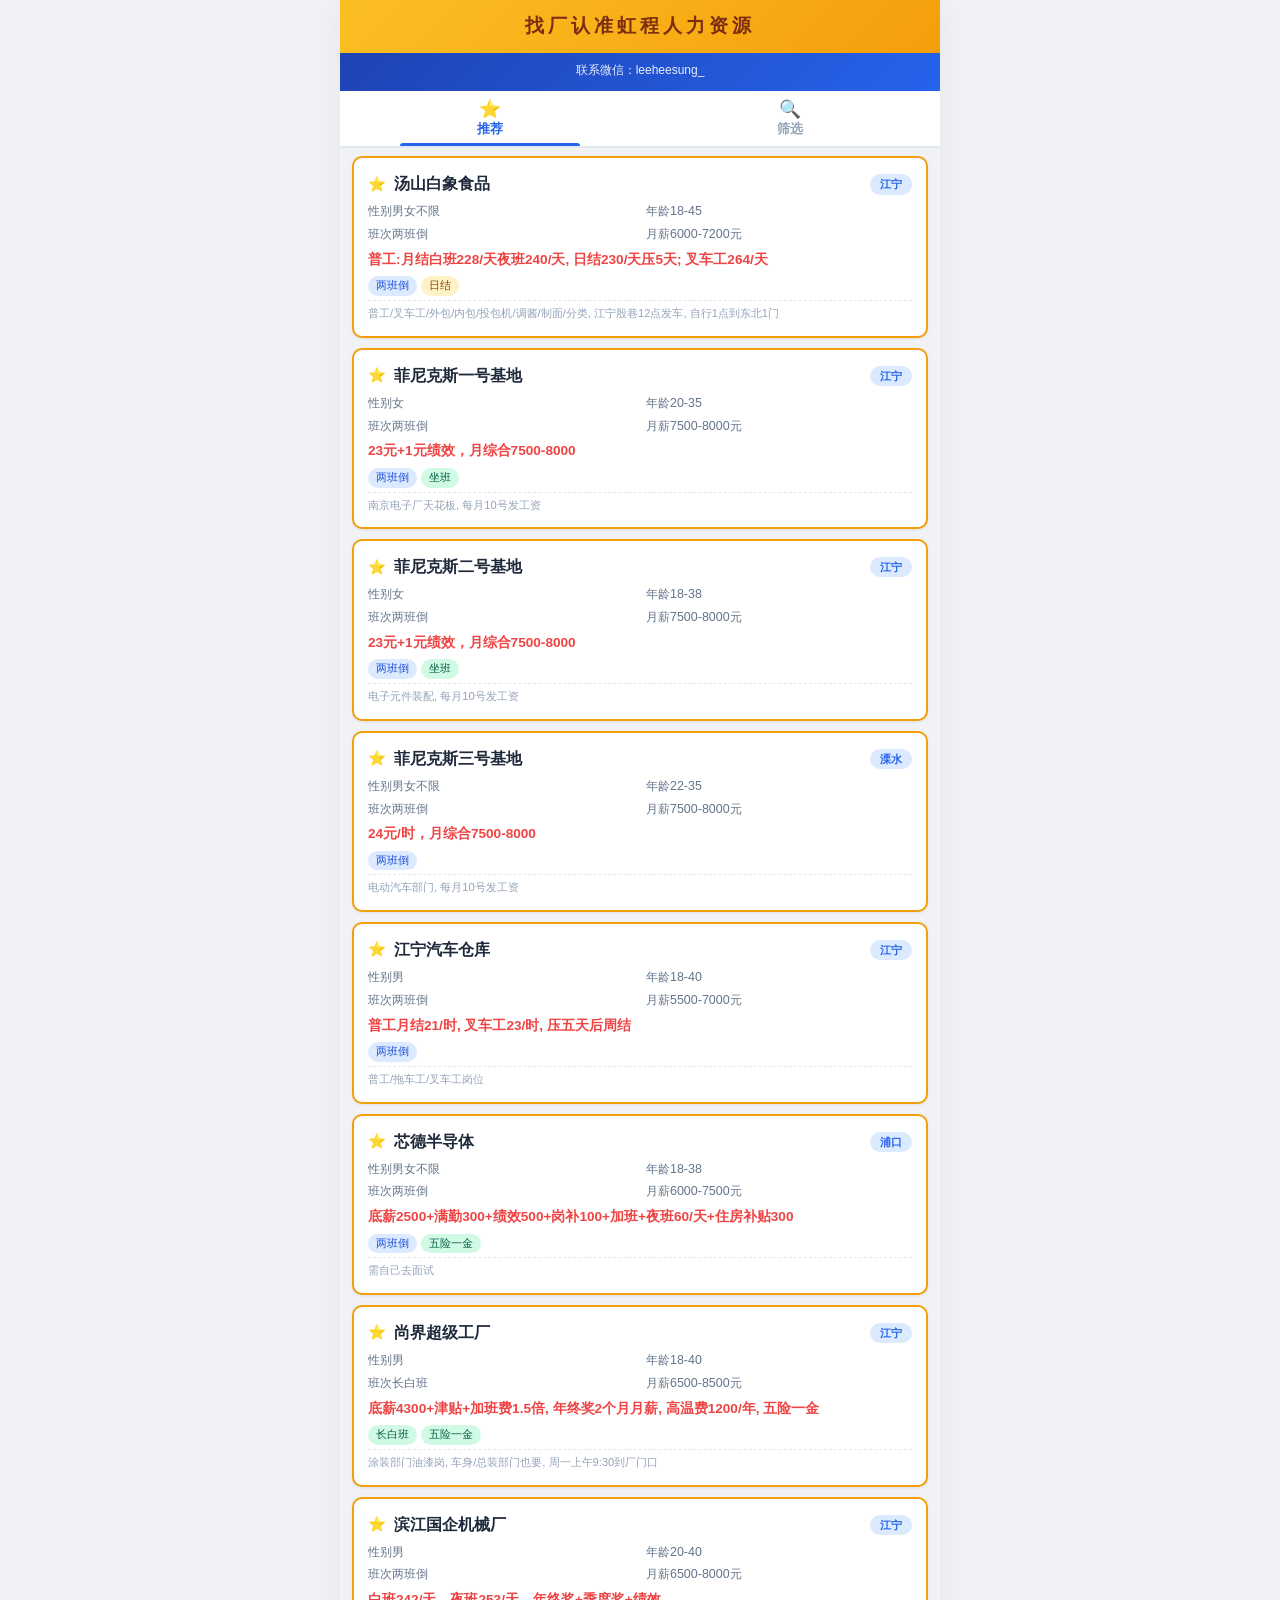
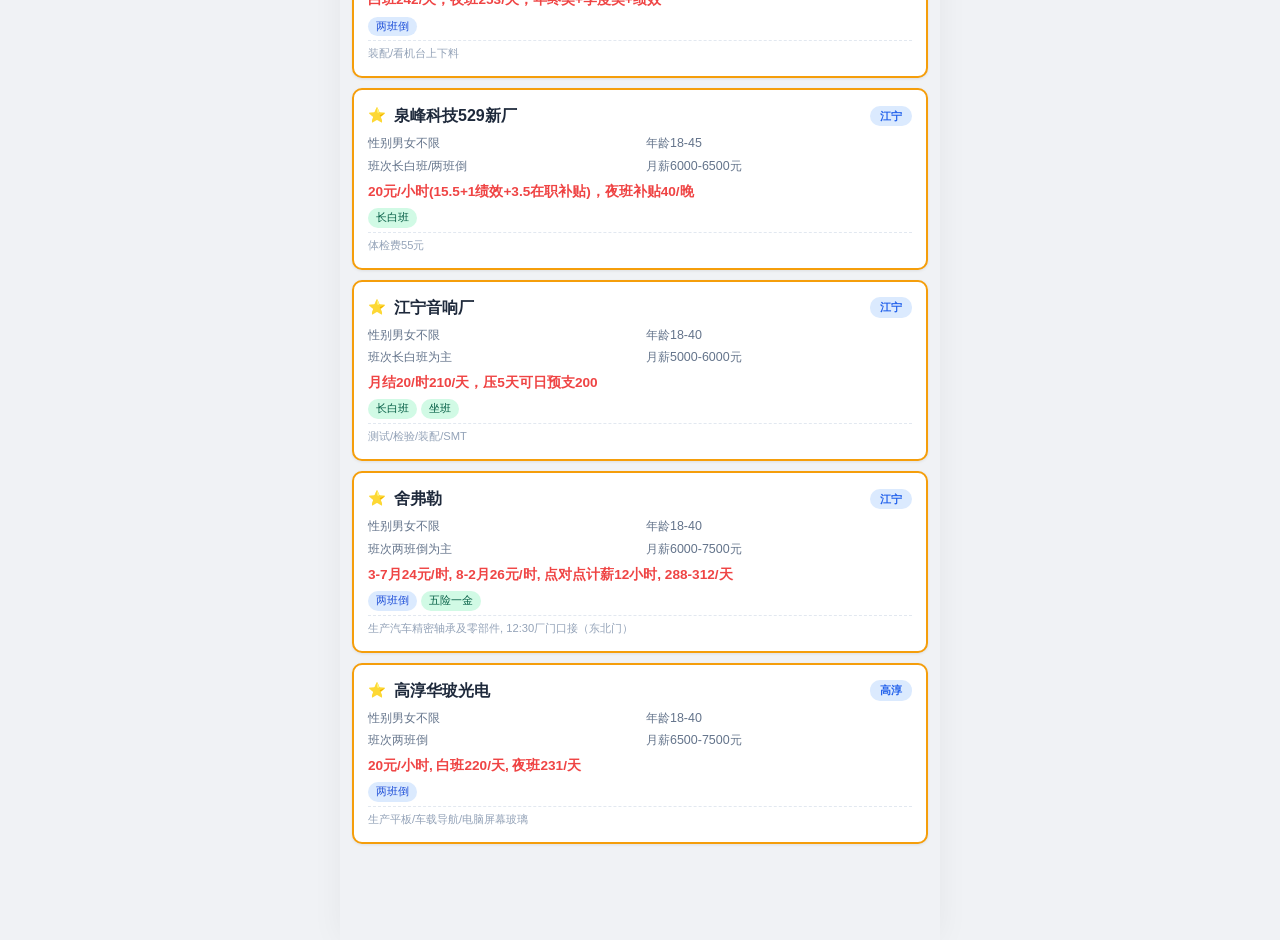
<file: 找厂神器.html>
<!DOCTYPE html><html lang="zh-CN"><head><meta charset="UTF-8"/><meta name="viewport" content="width=device-width, initial-scale=1.0, maximum-scale=1.0, user-scalable=no, viewport-fit=cover"/><meta name="apple-mobile-web-app-capable" content="yes"/><meta name="apple-mobile-web-app-status-bar-style" content="black-translucent"/><link rel="manifest" href="data:application/manifest+json,%7B%22name%22%3A%22%E6%89%BE%E5%8E%82%E8%AE%A4%E5%87%86%E8%99%B9%E7%A8%8B%E4%BA%BA%E5%8A%9B%E8%B5%84%E6%BA%90%22%2C%22short_name%22%3A%22%E6%89%BE%E5%8E%82%E7%A5%9E%E5%99%A8%22%2C%22start_url%22%3A%22.%22%2C%22display%22%3A%22standalone%22%2C%22background_color%22%3A%222563eb%22%2C%22theme_color%22%3A%22f59e0b%22%7D" /><title>找厂神器</title><style>/* ==================== Reset & Base ==================== */
*, *::before, *::after { margin:0; padding:0; box-sizing:border-box; }

:root {
  --primary: #2563eb;
  --primary-light: #dbeafe;
  --orange: #f59e0b;
  --green: #10b981;
  --red: #ef4444;
  --bg: #f0f2f5;
  --card-bg: #ffffff;
  --text: #1e293b;
  --text-light: #64748b;
  --text-muted: #94a3b8;
  --border: #e2e8f0;
  --shadow: 0 1px 3px rgba(0,0,0,0.08);
  --radius: 10px;
  --safe-bottom: env(safe-area-inset-bottom, 0px);
}

html { font-size:16px; -webkit-text-size-adjust:100%; }
body {
  font-family: -apple-system, BlinkMacSystemFont, 'Segoe UI', 'PingFang SC', 'Hiragino Sans GB', 'Microsoft YaHei', sans-serif;
  background: var(--bg); color: var(--text); line-height: 1.5;
  padding-bottom: 16px;
  -webkit-font-smoothing: antialiased;
  user-select: none; -webkit-user-select: none;
  overflow-x: hidden;
}

/* ==================== Header ==================== */
.header {
  background: linear-gradient(135deg, #1e40af, #2563eb);
  color: #fff;
}
.header-title {
  font-size:1.2rem; font-weight:700; letter-spacing: 4px;
  background: linear-gradient(135deg, #fbbf24, #f59e0b);
  color: #7c2d12;
  text-align: center; padding: 12px 16px;
}
.header-sub {
  font-size:0.75rem; opacity:0.9; text-align: center;
  padding: 8px 16px 12px;
  user-select: text; -webkit-user-select: text;
}

/* ==================== Search Bar ==================== */
.search-wrap {
  position: sticky; top: 48px; z-index: 99;
  background: var(--bg); padding: 10px 12px;
}
.search-bar {
  display: flex; align-items: center; gap: 8px;
  background: var(--card-bg); border-radius: 24px;
  padding: 8px 16px; box-shadow: var(--shadow);
}
.search-icon { font-size:1.1rem; flex-shrink:0; opacity:0.5; }
.search-input {
  flex:1; border:none; outline:none; font-size:0.88rem;
  color: var(--text); background:transparent;
  -webkit-appearance: none;
}
.search-input::placeholder { color: var(--text-muted); }
.btn-search-clear {
  width: 22px; height: 22px; border-radius: 50%;
  border: none; background: #e2e8f0; color: var(--text-light);
  font-size: 0.75rem; cursor: pointer; display: none;
  align-items: center; justify-content: center;
}
.btn-search-clear.visible { display: flex; }

/* ==================== Filter Row ==================== */
.filter-row {
  display: flex; gap: 8px; padding: 0 12px 8px;
  overflow-x: auto; -webkit-overflow-scrolling: touch;
  scrollbar-width: none; white-space: nowrap;
}
.filter-row::-webkit-scrollbar { display:none; }
.filter-chip {
  flex-shrink: 0; padding: 5px 14px; border-radius: 16px;
  border: 1.5px solid #d1d5db; background: var(--card-bg);
  font-size: 0.78rem; color: var(--text-light);
  cursor: pointer; transition: all 0.15s;
  -webkit-tap-highlight-color: transparent;
  touch-action: manipulation;
}
.filter-chip:active { transform: scale(0.95); }
.filter-chip.active {
  background: var(--primary); color: #fff; border-color: var(--primary);
  font-weight: 600;
}
.filter-label {
  font-size: 0.7rem; color: var(--text-muted);
  padding: 6px 12px 4px; font-weight: 600;
  letter-spacing: 0.5px;
}

/* ==================== Recommendation Section ==================== */
.recommended-section {
  padding: 8px 12px 4px;
}
.recommended-title {
  font-size: 0.78rem; font-weight: 700; color: var(--primary);
  padding: 0 4px 8px;
}
.recommended-grid {
  display: flex; gap: 8px; overflow-x: auto;
  -webkit-overflow-scrolling: touch; scrollbar-width: none;
  padding-bottom: 8px;
}
.recommended-grid::-webkit-scrollbar { display: none; }
.rec-card {
  flex-shrink: 0; padding: 10px 14px;
  background: linear-gradient(135deg, #fef3c7, #fde68a);
  border: 2px solid #f59e0b;
  border-radius: 12px; white-space: nowrap;
  font-size: 0.82rem; font-weight: 700;
  color: #7c2d12;
  cursor: pointer;
  transition: all 0.15s ease;
  -webkit-tap-highlight-color: transparent;
  touch-action: manipulation;
  text-align: center;
}
.rec-card:active { transform: scale(0.95); }

/* ==================== Result Count ==================== */
.result-count {
  padding: 6px 16px; font-size:0.75rem; color: var(--text-muted);
}

/* ==================== Factory Cards ==================== */
.factory-list { padding: 0 12px 16px; display:flex; flex-direction:column; gap:10px; }

.factory-card {
  background: var(--card-bg); border-radius: var(--radius);
  padding: 14px; box-shadow: var(--shadow);
  transition: transform 0.12s ease;
  border-left: 4px solid transparent;
  cursor: pointer;
  -webkit-tap-highlight-color: transparent;
}
.factory-card:active { transform: scale(0.98); }
.factory-card.highlight { border-left-color: var(--primary); }

.card-header {
  display: flex; align-items: flex-start; justify-content: space-between;
  gap: 8px; margin-bottom: 8px;
}
.card-title { font-size:0.95rem; font-weight:700; line-height:1.3; }
.card-area {
  flex-shrink: 0; font-size:0.68rem; font-weight:600;
  padding: 2px 10px; border-radius: 10px;
}

/* ==================== Card Info Rows ==================== */
.card-info-grid {
  display: grid; grid-template-columns: 1fr 1fr;
  gap: 4px 12px; font-size:0.76rem; color: var(--text-light);
}
.card-info-grid span { display:flex; align-items:center; gap:4px; }
.card-info-grid .label { color: var(--text-muted); font-size:0.7rem; }
.card-info-grid .value { font-weight:500; color: var(--text); }

.card-salary {
  margin-top: 6px; font-size:0.82rem; font-weight:700; color: var(--red);
}
.card-salary::before { content:'💰 '; font-weight:400; }

.card-features {
  margin-top: 6px; display:flex; flex-wrap:wrap; gap:4px;
}
.tag {
  font-size:0.66rem; padding:2px 8px; border-radius:10px;
  background: var(--primary-light); color: #1d4ed8;
  font-weight: 500; white-space: nowrap;
}
.tag.good { background: #d1fae5; color: #065f46; }
.tag.warn { background: #fef3c7; color: #92400e; }

.card-remark {
  margin-top:6px; font-size:0.7rem; color: var(--text-muted);
  border-top: 1px dashed var(--border); padding-top:6px;
}

/* ==================== Detail Modal ==================== */
.modal-overlay {
  position: fixed; inset:0; background: rgba(0,0,0,0.5); z-index:400;
  display:flex; align-items:flex-end; justify-content:center;
  opacity:0; visibility:hidden; transition: all 0.25s ease;
}
.modal-overlay.open { opacity:1; visibility:visible; }

.modal-sheet {
  background: var(--card-bg); border-radius: 20px 20px 0 0;
  width: 100%; max-width: 500px; max-height: 80vh;
  display:flex; flex-direction:column;
  transform: translateY(100%);
  transition: transform 0.3s cubic-bezier(0.32,0.72,0,1);
  padding-bottom: var(--safe-bottom);
}
.modal-overlay.open .modal-sheet { transform: translateY(0); }
.modal-handle { width:40px; height:4px; background:#d1d5db; border-radius:2px; margin:10px auto; flex-shrink: 0; }
.modal-header {
  display:flex; align-items:center; justify-content:space-between;
  padding:6px 20px 12px; flex-shrink:0;
}
.modal-title { font-size:1.1rem; font-weight:700; }
.btn-modal-close {
  width:30px; height:30px; border-radius:50%; border:none;
  background: #f1f5f9; font-size:1rem; cursor:pointer;
  display:flex; align-items:center; justify-content:center;
}
.modal-body { overflow-y:auto; -webkit-overflow-scrolling:touch; padding:0 20px 20px; flex:1; }
.modal-body .dl { display:grid; grid-template-columns: 72px 1fr; gap:8px; font-size:0.85rem; }
.modal-body .dl dt { color:var(--text-muted); font-weight:500; }
.modal-body .dl dd { color:var(--text); }
.modal-body .dl hr { grid-column: 1/-1; border:none; border-top:1px solid var(--border); margin:4px 0; }
.modal-body .requirements { color: var(--red); }

/* ==================== Empty State ==================== */
.empty-state {
  text-align:center; padding:48px 20px; color:var(--text-muted);
}
.empty-state .empty-icon { font-size:3rem; margin-bottom:8px; }
.empty-state .empty-text { font-size:0.9rem; }

/* ==================== Responsive ==================== */
@media (min-width:768px) {
  body { max-width: 600px; margin:0 auto; box-shadow:0 0 30px rgba(0,0,0,0.05); }
  .factory-list { gap: 12px; padding: 0 16px 16px; }
}

/* Animation */
@keyframes fadeInUp {
  from { opacity:0; transform:translateY(8px); }
  to { opacity:1; transform:translateY(0); }
}
.factory-card { animation: fadeInUp 0.25s ease both; }

/* ==================== Tab Bar (top) ==================== */
.tab-bar {
  position: sticky; top: 0; z-index: 101;
  display: flex; background: #fff;
  border-bottom: 2px solid #e2e8f0;
  padding: 0;
}
.tab-btn {
  flex:1; border:none; background:transparent;
  padding:10px 0 8px; font-size:0.82rem; font-weight:600;
  color: var(--text-muted); cursor:pointer;
  display:flex; flex-direction:column; align-items:center; gap:2px;
  -webkit-tap-highlight-color:transparent; touch-action:manipulation;
  transition:color 0.15s; position:relative;
}
.tab-btn .tab-icon { font-size:1.1rem; line-height:1; }
.tab-btn.active { color: var(--primary); }
.tab-btn.active::after {
  content:''; position:absolute; bottom:0; left:20%; right:20%;
  height:3px; background:var(--primary); border-radius:3px 3px 0 0;
}
.tab-btn:active { opacity:0.7; }

/* ==================== Tab Panels ==================== */
.tab-panel { display:none; }
.tab-panel.active { display:block; }

/* ==================== Recommend Detail Page ==================== */
.rec-detail-grid { padding:8px 12px 80px; display:flex; flex-direction:column; gap:10px; }
.rec-detail-card {
  background: var(--card-bg); border-radius: var(--radius);
  padding:14px; box-shadow:var(--shadow);
  border:2px solid #f59e0b;
  cursor:pointer; transition:transform 0.12s;
  -webkit-tap-highlight-color:transparent; touch-action:manipulation;
}
.rec-detail-card:active { transform:scale(0.98); }
.rec-detail-header { display:flex; align-items:center; gap:8px; margin-bottom:6px; }
.rec-star { color:#f59e0b; font-size:0.9rem; flex-shrink:0; }
.rec-detail-name { font-size:1rem; font-weight:700; }
.rec-detail-info { display:grid; grid-template-columns:1fr 1fr; gap:4px 12px; font-size:0.78rem; color:var(--text-light); }
.rec-detail-salary { margin-top:6px; font-size:0.85rem; font-weight:700; color:var(--red); }
.rec-detail-tags { margin-top:6px; display:flex; flex-wrap:wrap; gap:4px; }
</style></head><body>
<header class="header"><div class="header-title">找厂认准虹程人力资源</div><div class="header-sub">联系微信：leeheesung_</div></header>
<div class="tab-bar"><button class="tab-btn active" data-tab="recommend"><span class="tab-icon">⭐</span><span>推荐</span></button><button class="tab-btn" data-tab="filter"><span class="tab-icon">🔍</span><span>筛选</span></button></div>
<div class="tab-panel active" id="tab-recommend"><div class="rec-detail-grid" id="recDetail"><div class="empty-state"><div class="empty-icon">⭐</div><div class="empty-text">加载推荐厂区...</div></div></div></div>
<div class="tab-panel" id="tab-filter"><div class="search-wrap"><div class="search-bar"><span class="search-icon">🔍</span><input type="search" class="search-input" id="searchInput" placeholder="搜索厂名、地区、岗位…" /><button class="btn-search-clear" id="searchClear">✕</button></div></div><div class="filter-label">📍 区域</div><div class="filter-row loading-row" id="areaBar">加载中...</div><div class="filter-label">🕐 班次</div><div class="filter-row loading-row" id="shiftBar">加载中...</div><div class="filter-label">💰 结算</div><div class="filter-row loading-row" id="paymentBar">加载中...</div><div class="result-count" id="resultCount"></div><div class="factory-list" id="factoryList"><div class="empty-state"><div class="empty-icon">⏳</div><div class="empty-text">加载工厂数据...</div></div></div></div>
<div class="modal-overlay" id="modalOverlay"><div class="modal-sheet"><div class="modal-handle"></div><div class="modal-header"><span class="modal-title" id="modalTitle">工厂详情</span><button class="btn-modal-close" id="modalClose">✕</button></div><div class="modal-body" id="modalBody"></div></div></div>
<script>// ==================== 工厂招聘数据（去重后） ====================
const factoryData = [
  {
    "name": "通淮街汽配厂",
    "fullName": "江宁通淮街汽配厂",
    "area": "江宁",
    "address": "江宁通淮街",
    "category": "汽配",
    "gender": "男",
    "age": "18-40",
    "shift": "两班倒",
    "salary": "白班250/天，夜班260/天，不满点对点23/小时",
    "salaryRange": "6500-7500",
    "housing": "提供住宿8元/天，水电平摊",
    "food": "免费工作餐",
    "bonus": "",
    "features": "日结, 压三天日结, 组装汽车底盘, 打螺丝",
    "requirements": "会写字, 做三个月以上, 干不满冻结3天工资",
    "remark": ""
  },
  {
    "name": "滨江红森林食品厂",
    "fullName": "滨江红森林食品厂",
    "area": "江宁",
    "address": "江宁区牧龙东路1号",
    "category": "食品",
    "gender": "男女不限",
    "age": "20-48",
    "shift": "两班倒",
    "salary": "18元/小时，日工时12-15小时",
    "salaryRange": "6000-7500",
    "housing": "豪华公寓6-8人间，空调热水器无线网",
    "food": "三餐免费，休息日也免费吃",
    "bonus": "",
    "features": "临时身份证可, 可续签, 站立式工作, 穿连体无尘服",
    "requirements": "汉族, 办健康证, 美甲及金银首饰不带, 打卡不满7天无工资",
    "remark": "外包内包岗位, 产品外包装装箱"
  },
  {
    "name": "熊猫本厂",
    "fullName": "秦淮熊猫本厂（乐金熊猫）",
    "area": "秦淮",
    "address": "永丰大道华典办公室一楼",
    "category": "电子",
    "gender": "男女不限",
    "age": "18-45",
    "shift": "两班倒",
    "salary": "底薪2660+加班费+夜班补助20.97元/夜+岗位津贴",
    "salaryRange": "5800-7500",
    "housing": "包吃住，公寓6-8人间，水电平摊",
    "food": "包吃住",
    "bonus": "",
    "features": "交五险一金, PCB恒温车间, 不穿无尘服, 每周可预支500, 工龄奖每月+300",
    "requirements": "血压偏高/体重太胖/遗传疾病不要, 油条不要, 全部站班",
    "remark": "组装洗衣机及零部件, 每月25号发工资"
  },
  {
    "name": "熊猫外协",
    "fullName": "乐金熊猫外协",
    "area": "秦淮",
    "address": "永丰大道华典办公室",
    "category": "电子",
    "gender": "男",
    "age": "18-47",
    "shift": "长白班",
    "salary": "与熊猫本厂待遇相近",
    "salaryRange": "5500-6500",
    "housing": "可安排宿舍",
    "food": "提供工作餐",
    "bonus": "",
    "features": "长白班, 入职零费用",
    "requirements": "血压偏高体重太胖遗传疾病不要",
    "remark": "熊猫外协部门, 长白班为主"
  },
  {
    "name": "中电熊猫照明",
    "fullName": "中电熊猫照明（京东方外协）",
    "area": "秦淮",
    "address": "秦淮区永丰大道",
    "category": "电子",
    "gender": "男女不限",
    "age": "16-38",
    "shift": "两班倒",
    "salary": "日结210/天，压7天日结",
    "salaryRange": "5500-6500",
    "housing": "当天安排宿舍，标准4人间，住宿扣120元/月",
    "food": "包吃住，每天2餐",
    "bonus": "",
    "features": "国资企业, 环境好, 生产背光模组",
    "requirements": "穿无尘服, 站立式上班, 无裸露纹身(花臂不行), 工期至少3个月, 做不到冻结3天",
    "remark": "18号发薪"
  },
  {
    "name": "溧水复合材料厂",
    "fullName": "溧水复合材料厂",
    "area": "溧水",
    "address": "溧水区",
    "category": "新能源",
    "gender": "男女不限",
    "age": "18-48",
    "shift": "两班倒",
    "salary": "日结19元/时，月结20元/时，计薪11小时，夜班补贴20/天",
    "salaryRange": "6000-7500",
    "housing": "住宿免费，不住宿补贴200元/月",
    "food": "免费工作餐包吃",
    "bonus": "",
    "features": "上六休一, 满7天可预支, 工作轻松",
    "requirements": "适应倒班, 身体健康无不良嗜好",
    "remark": "生产风力发电用主梁板材"
  },
  {
    "name": "上汽大通",
    "fullName": "南京上汽大通",
    "area": "江宁",
    "address": "江宁区天元东路1068号1号门",
    "category": "汽配",
    "gender": "男",
    "age": "18-40",
    "shift": "长白班",
    "salary": "日结23/小时263-299/天，月结24/小时",
    "salaryRange": "7000-9000",
    "housing": "上铺120下铺130/月，押金100随走随退",
    "food": "餐补中餐12.3元/餐，加班餐14元/餐",
    "bonus": "",
    "features": "长白班, 厂吃厂住, 月休3-4天",
    "requirements": "初中以上, 涂装喷漆需有经验, 戴眼镜不行, 短期工不收",
    "remark": "尽量公共交通出行"
  },
  {
    "name": "新星得尔塔",
    "fullName": "新星得尔塔",
    "area": "江宁",
    "address": "江宁梅林街85号",
    "category": "电子",
    "gender": "女",
    "age": "18-42",
    "shift": "两班倒",
    "salary": "小时工月结20/时，正式工底薪2660+满勤100+加班+五险",
    "salaryRange": "5500-7000",
    "housing": "住宿免费水电平摊，住宿押金100退",
    "food": "免费工作餐，白班2餐，夜班1餐",
    "bonus": "",
    "features": "干满一周可预支, 正式工交五险",
    "requirements": "做事细心责任心强, 不能随便请假, 离职需提前7天申请",
    "remark": "贴胶带/检验/注塑岗位"
  },
  {
    "name": "浦口网红冰淇淋厂",
    "fullName": "浦口网红冰淇淋厂",
    "area": "浦口",
    "address": "浦口桥林工业园",
    "category": "食品",
    "gender": "男女不限",
    "age": "20-48",
    "shift": "两班倒",
    "salary": "周结230元/天押3天后周结",
    "salaryRange": "6000-6800",
    "housing": "免费住宿，空调热水器，水电费10元/天",
    "food": "免费一日三餐",
    "bonus": "",
    "features": "恒温车间(15度), 免费办理健康证, 工作轻松",
    "requirements": "初中以上, 身体健康四肢健全, 手上不能有蜕皮, 必须打卡满7天",
    "remark": "需带身份证复印件两份"
  },
  {
    "name": "瑞安电气",
    "fullName": "雨花板桥瑞安电气",
    "area": "雨花",
    "address": "雨花台区板桥",
    "category": "汽配",
    "gender": "男女不限",
    "age": "17-47",
    "shift": "两班倒",
    "salary": "19元/小时(含补贴)，计薪11.5小时，220左右/天",
    "salaryRange": "6000-7500",
    "housing": "豪华2-4人间150/月，水电平摊",
    "food": "免费包吃2餐",
    "bonus": "",
    "features": "零费用入职, 3天后可预支, 每周可预支",
    "requirements": "初中学历以上, 近视花眼需配眼镜, 小臂以下有纹身不要",
    "remark": "生产汽车油箱过滤网, 看机器手工活, 站班"
  },
  {
    "name": "菲尼克斯一号基地",
    "fullName": "江宁百家湖菲尼克斯一号基地",
    "area": "江宁",
    "address": "江宁区菲尼克斯路36号",
    "category": "电子",
    "gender": "女",
    "age": "20-35",
    "shift": "两班倒",
    "salary": "23元+1元绩效，月综合7500-8000",
    "salaryRange": "7500-8000",
    "housing": "住宿含水电400元/月，宿舍离厂区两公里",
    "food": "免费工作餐",
    "bonus": "",
    "features": "体检免费, 离职不扣钱, 中央空调, 不用穿防尘服, 坐班, 吃饭不扣工时, 交商业险100元/月",
    "requirements": "有装配组装质检经验, 衣着得体, 不能披头散发长指甲",
    "remark": "南京电子厂天花板, 每月10号发工资"
  },
  {
    "name": "菲尼克斯二号基地",
    "fullName": "江宁秣陵菲尼克斯二号基地",
    "area": "江宁",
    "address": "江宁区秣周东路6号西北门",
    "category": "电子",
    "gender": "女",
    "age": "18-38",
    "shift": "两班倒",
    "salary": "23元+1元绩效，月综合7500-8000",
    "salaryRange": "7500-8000",
    "housing": "住宿含水电400元/月，宿舍在厂马路对面",
    "food": "免费工作餐",
    "bonus": "",
    "features": "体检免费, 离职不扣钱, 中央空调, 不用穿防尘服, 坐班, 吃饭不扣工时, 缴纳社保",
    "requirements": "有电子厂装配经验, 手工操作灵活, 能适应倒班",
    "remark": "电子元件装配, 每月10号发工资"
  },
  {
    "name": "菲尼克斯三号基地",
    "fullName": "溧水菲尼克斯三号基地",
    "area": "溧水",
    "address": "溧水区幸福路",
    "category": "电子",
    "gender": "男女不限",
    "age": "22-35",
    "shift": "两班倒",
    "salary": "24元/时，月综合7500-8000",
    "salaryRange": "7500-8000",
    "housing": "住宿含水电400元/月，宿舍离厂区两公里，女生没宿舍",
    "food": "免费工作餐",
    "bonus": "",
    "features": "体检免费, 离职不扣钱, 中央空调, 不用穿防尘服",
    "requirements": "有手工装配经验, 站立作业, 有体力活(重50斤), 能上夜班",
    "remark": "电动汽车部门, 每月10号发工资"
  },
  {
    "name": "溧水雪糕厂",
    "fullName": "溧水雪糕厂",
    "area": "溧水",
    "address": "溧水区",
    "category": "食品",
    "gender": "男女不限",
    "age": "18-55",
    "shift": "两班倒",
    "salary": "月结207元/天，日结200元/天押7天",
    "salaryRange": "5600-6300",
    "housing": "住宿100-200元/月，全下铺",
    "food": "包吃一日三餐",
    "bonus": "",
    "features": "恒温车间, 免费体检, 周预支800-1000, 站着上班",
    "requirements": "识字大部分会写, 能接受穿无尘服, 工期低于3个月工价降1元, 打卡不满7天无薪资",
    "remark": "大龄工/暑假工友好, 每月20号发薪"
  },
  {
    "name": "东善桥代傲电子",
    "fullName": "东善桥代傲电子",
    "area": "江宁",
    "address": "江宁东善桥",
    "category": "电子",
    "gender": "男女不限",
    "age": "18-35",
    "shift": "培训期三班倒/后期两班倒",
    "salary": "白班26元/时286/天，夜班28元/时308/天",
    "salaryRange": "6000-8000",
    "housing": "女生提供宿舍",
    "food": "免费工作餐",
    "bonus": "",
    "features": "恒温车间, 不穿无尘服, 可以带手机, 不用体检, 每月15号发薪",
    "requirements": "男女不限",
    "remark": "江宁最高工资之一"
  },
  {
    "name": "泸溪河食品厂",
    "fullName": "江宁秣陵泸溪河食品厂",
    "area": "江宁",
    "address": "江宁秣陵",
    "category": "食品",
    "gender": "男女不限",
    "age": "18-45",
    "shift": "两班倒",
    "salary": "18元/小时，日薪220-260",
    "salaryRange": "6000-7500",
    "housing": "免费包住，公寓式6人间",
    "food": "免费吃三餐(休息也能吃)，四菜一汤",
    "bonus": "",
    "features": "恒温环境, 棉质透气工作服, 干满7天可预支1000",
    "requirements": "会写字, 能吃苦, 3个月内体检单/健康证, 工期3个月不满按16元/时",
    "remark": "食品生产操作工(包装/成型/辅助), 20号发工资"
  },
  {
    "name": "谷里电子厂",
    "fullName": "江宁谷里电子厂（施耐德）",
    "area": "江宁",
    "address": "江宁区谷里联东U谷产业园",
    "category": "电子",
    "gender": "女",
    "age": "18-45",
    "shift": "长白班",
    "salary": "前3月209元/天，第4月后涨薪+超产奖",
    "salaryRange": "5500-10000",
    "housing": "豪华4人间200/月，入职提供电动车，民房80/月可选",
    "food": "餐补20元/天",
    "bonus": "",
    "features": "长白班, 坐班, 不体检, 不是流水线, 恒温车间, 不穿无尘服, 每周可预支, 可转计件",
    "requirements": "女18-44周岁, 会写字, 至少三个月以上",
    "remark": "生产通讯电子设备配件, 每月25日发工资"
  },
  {
    "name": "陶吴味洲食品厂",
    "fullName": "江宁陶吴航空食品厂",
    "area": "江宁",
    "address": "江宁陶吴",
    "category": "食品",
    "gender": "男女不限",
    "age": "17-56",
    "shift": "长白班为主",
    "salary": "男19元/小时，女18元/小时，夜班21元/小时",
    "salaryRange": "6000-7000",
    "housing": "全新2人间只住下铺独立卫浴, 水电全免, 夫妻外宿补贴300元/月",
    "food": "三餐免费+住宿免费+水电全免",
    "bonus": "",
    "features": "不体检, 不面试, 免费办理健康证, 可预支, 夫妻房, 接受藏族彝族",
    "requirements": "站班, 穿防水胶鞋与无尘服, 禁止灰指甲",
    "remark": "生产航空食品, 大龄工友好"
  },
  {
    "name": "永镫科技",
    "fullName": "栖霞永镫科技",
    "area": "栖霞",
    "address": "新港经济技术开发区",
    "category": "电子",
    "gender": "男女不限",
    "age": "18-40",
    "shift": "长白班",
    "salary": "底薪2660+加班工资",
    "salaryRange": "5500-6500",
    "housing": "提供宿舍每人140含水电费",
    "food": "吃饭全免费，休息日也免费",
    "bonus": "",
    "features": "长白班, 坐班, 厂吃厂住, 当天安排住宿",
    "requirements": "至少三个月以上, 需带身份证复印件+一寸照片+体检单",
    "remark": "组装平板电脑边框"
  },
  {
    "name": "泉峰科技529新厂",
    "fullName": "泉峰科技529新厂",
    "area": "江宁",
    "address": "江宁区将军大道",
    "category": "汽配",
    "gender": "男女不限",
    "age": "18-45",
    "shift": "长白班/两班倒",
    "salary": "20元/小时(15.5+1绩效+3.5在职补贴)，夜班补贴40/晚",
    "salaryRange": "6000-6500",
    "housing": "公寓住宿100/月+水电30/月，当天安排住宿",
    "food": "包吃2顿工作餐",
    "bonus": "",
    "features": "手机可带, 轻便工作服, 每周可预支600, 每月10号发工资",
    "requirements": "初中以上, 纹身不能明显, 站班为主, 本地人/新疆西藏四川彝族不要",
    "remark": "体检费55元"
  },
  {
    "name": "泉峰德朔电动工具厂",
    "fullName": "泉峰/德朔电动工具厂",
    "area": "江宁",
    "address": "江宁区将军大道159号",
    "category": "汽配",
    "gender": "男女不限",
    "age": "18-40",
    "shift": "长白班/两班倒",
    "salary": "长白班20元/小时，两班倒21元/小时，夜班补贴40/晚",
    "salaryRange": "5500-6500",
    "housing": "住宿扣130元/月(含水电)，商保100/月",
    "food": "包吃二顿工作餐",
    "bonus": "",
    "features": "免费工作餐, 每周可预支600, 每月10号发薪, 体检费55元",
    "requirements": "面试带身份证原件",
    "remark": "电动工具生产"
  },
  {
    "name": "泉峰汽车老厂",
    "fullName": "泉峰汽车老厂",
    "area": "江宁",
    "address": "江宁区",
    "category": "汽配",
    "gender": "男女不限",
    "age": "18-44",
    "shift": "两班倒",
    "salary": "劳务工底薪2280+加班+绩效+夜班40/晚，小时工23+2绩效",
    "salaryRange": "7000-8000",
    "housing": "四人豪华间100/月，水电均摊",
    "food": "包吃两顿四人间公寓洗衣机空调",
    "bonus": "",
    "features": "厂区免费发劳保鞋, 半月倒班一次",
    "requirements": "本地人编制已满, 不要学生",
    "remark": "压铸机/后处理岗位"
  },
  {
    "name": "赛科利（东善桥）",
    "fullName": "东善桥赛科利",
    "area": "江宁",
    "address": "江宁东善桥",
    "category": "汽配",
    "gender": "男",
    "age": "20-40",
    "shift": "两班倒",
    "salary": "日结242/天，月结253/天",
    "salaryRange": "6500-7500",
    "housing": "住宿6-8人间300元/月，押金100",
    "food": "免费工作餐",
    "bonus": "",
    "features": "机器人焊接, 可晋升班组长, 每周可预支",
    "requirements": "高中学历, 身高170以上, 有案底不要, 至少三个月, 不满压三天不发",
    "remark": "机器人自动焊接/人工上下物料"
  },
  {
    "name": "赛科利（浦口）",
    "fullName": "浦口赛科利",
    "area": "浦口",
    "address": "浦口高新开发区",
    "category": "汽配",
    "gender": "男",
    "age": "20-45",
    "shift": "两班倒",
    "salary": "日结242/天，月结253/天",
    "salaryRange": "6500-7500",
    "housing": "提供宿舍200/月，水电均摊",
    "food": "免费工作餐",
    "bonus": "",
    "features": "免费体检, 先入职后补体检",
    "requirements": "至少三个月, 不满压三天不发, 上六休一",
    "remark": "上下物料/抬车身板件, 简单体力活"
  },
  {
    "name": "申迪汽配厂",
    "fullName": "浦口申迪汽配厂",
    "area": "浦口",
    "address": "浦口高新开发区",
    "category": "汽配",
    "gender": "男",
    "age": "18-45",
    "shift": "两班倒",
    "salary": "压三天日结：白班240/天，夜班250/天",
    "salaryRange": "6500-7500",
    "housing": "提供住宿200/月，水电平摊",
    "food": "免费工作餐",
    "bonus": "",
    "features": "日结",
    "requirements": "会写字, 至少三个月, 不满压的不发",
    "remark": "手动焊接/人工上下物料"
  },
  {
    "name": "东善桥电子厂",
    "fullName": "东善桥电子厂（凯湖电子）",
    "area": "江宁",
    "address": "江宁东善桥",
    "category": "电子",
    "gender": "女为主",
    "age": "18-45",
    "shift": "长白班",
    "salary": "18元/小时",
    "salaryRange": "5500-6500",
    "housing": "宿舍200/月",
    "food": "包吃两餐",
    "bonus": "",
    "features": "长白班, 坐班, 恒温车间, 工作轻松, 可预支工资, 每月25号发薪",
    "requirements": "男不超过170, 穿无尘服, 做满3个月以上, 抽烟/大面积纹身不行",
    "remark": "电子背光贴板/组装"
  },
  {
    "name": "胜太路汽配厂",
    "fullName": "胜太路汽配厂（东华力威）",
    "area": "江宁",
    "address": "江宁胜太路",
    "category": "汽配",
    "gender": "男",
    "age": "18-48",
    "shift": "两班倒",
    "salary": "日结242/天，月结253/天",
    "salaryRange": "7000-8000",
    "housing": "提供住宿300/月，水电平摊，押金100",
    "food": "免费工作餐",
    "bonus": "",
    "features": "不体检, 压三天日结, 每月25号发薪",
    "requirements": "会写字, 短期工不要, 三个月以上, 不满工期冻结3天",
    "remark": "机器人辅助上下料/手工焊, 站立式工作"
  },
  {
    "name": "川流精密",
    "fullName": "秣陵川流精密",
    "area": "江宁",
    "address": "江宁秣陵",
    "category": "汽配",
    "gender": "男女不限",
    "age": "18-45",
    "shift": "长白班为主",
    "salary": "前半月20/时，后计件",
    "salaryRange": "6500-9000",
    "housing": "吃住在厂，水电平摊",
    "food": "吃住在厂",
    "bonus": "",
    "features": "简单轻松手工活, 不是流水线, 满7天每周可预支",
    "requirements": "必须能接受上夜班",
    "remark": "注塑/包覆岗位"
  },
  {
    "name": "东善桥羽毛球厂",
    "fullName": "东善桥羽毛球厂",
    "area": "江宁",
    "address": "江宁东善桥",
    "category": "其他",
    "gender": "女",
    "age": "18-50",
    "shift": "长白班",
    "salary": "前2月18/时，第3月后20/时，计薪11小时+全勤+超产奖",
    "salaryRange": "5000-7000",
    "housing": "豪华宿舍空调洗衣机卫浴200/月水电平摊",
    "food": "免费两餐",
    "bonus": "",
    "features": "长白班, 全坐班, 恒温空调车间, 不是流水线, 不穿无尘服, 免体检, 手工活轻松",
    "requirements": "未满3个月离职按15/时结算",
    "remark": "羽毛球组装/简单轻工手工, 车间有轻微胶味"
  },
  {
    "name": "康尼新能源",
    "fullName": "栖霞康尼新能源",
    "area": "栖霞",
    "address": "栖霞区恒竞路11号南门",
    "category": "新能源",
    "gender": "男女不限",
    "age": "18-42",
    "shift": "长白班/两班倒",
    "salary": "20元/小时，220/天，夜班补贴60/天",
    "salaryRange": "6000-7000",
    "housing": "住宿扣80/月，水电平摊，有班车",
    "food": "免费工作餐",
    "bonus": "",
    "features": "岗位好, 工作轻松, 工时高, 不穿无尘服, 满7天可预支, 每月27号发薪",
    "requirements": "体检费自理, 有体检单可用",
    "remark": "做新能源充电桩"
  },
  {
    "name": "由甲申田新能源",
    "fullName": "六合由甲申田新能源",
    "area": "六合",
    "address": "六合智能制造产业园",
    "category": "新能源",
    "gender": "女",
    "age": "18-48",
    "shift": "两班倒",
    "salary": "第1-3月18/时，第4-6月19/时，第7月起20/时，日结最高230/天",
    "salaryRange": "5500-6500",
    "housing": "当天安排住宿200/月，水电均摊",
    "food": "园区食堂自理",
    "bonus": "",
    "features": "不穿无尘服, 恒温有站有坐, 压5天后日结",
    "requirements": "至少三个月, 做不到压的不发",
    "remark": "组装新能源小电池包"
  },
  {
    "name": "凯米科技",
    "fullName": "凯米科技",
    "area": "栖霞",
    "address": "南京马群/句容和宁路",
    "category": "机械",
    "gender": "女",
    "age": "23-40",
    "shift": "两班倒",
    "salary": "日结白班209/天夜班238.5/天，月结最高250/天",
    "salaryRange": "6500-7500",
    "housing": "2-3人间, 吃住在厂, 伙食好四菜一汤",
    "food": "早1块中3块晚3块(共7元/天)",
    "bonus": "",
    "features": "6个月转正交五险一金, 不需要穿无尘服",
    "requirements": "限女性, 身高不低于158, 体重45-75公斤, 无美甲无纹身",
    "remark": "生产环保过滤器/组装/接线"
  },
  {
    "name": "创阳电子",
    "fullName": "东山万达-创阳电子",
    "area": "江宁",
    "address": "江宁万达章村附近",
    "category": "电子",
    "gender": "男女不限",
    "age": "18-40",
    "shift": "两班倒",
    "salary": "底薪2660+加班+满勤200+岗位津贴+夜班补贴10元/夜",
    "salaryRange": "5500-7500",
    "housing": "宿舍4人间, 厂区到宿舍300米, 水电平摊, 不住宿补贴260/月",
    "food": "免费工作餐",
    "bonus": "",
    "features": "不体检, 不穿无尘服, 中途可预支, 每月10号发工资, 上六休一, 有年终奖",
    "requirements": "血压偏高/体重太胖/遗传疾病不要, 油条不要",
    "remark": "品质岗位需经验"
  },
  {
    "name": "杰仁电子",
    "fullName": "东山万达-杰仁电子",
    "area": "江宁",
    "address": "江宁万达章村附近",
    "category": "电子",
    "gender": "男女不限",
    "age": "18-35",
    "shift": "长白班",
    "salary": "21元/时含1元住宿补贴",
    "salaryRange": "5000-6000",
    "housing": "无住宿(含1元住宿补贴)",
    "food": "免费工作餐",
    "bonus": "",
    "features": "长白班, 活轻松不累, 中途可预支, 每月15号发薪",
    "requirements": "要细心, 穿无尘服, 视力好, 戴眼镜不要",
    "remark": "生产电脑反光片/胶带类产品"
  },
  {
    "name": "江宁谷里食品厂",
    "fullName": "江宁谷里食品厂（速冻）",
    "area": "江宁",
    "address": "江宁谷里",
    "category": "食品",
    "gender": "男女不限",
    "age": "18-52",
    "shift": "长白班",
    "salary": "计件多劳多得",
    "salaryRange": "7000-9000",
    "housing": "免费精装修3人间, 空调洗衣机热水器, 宿舍厂外1千米, 3天后免费提供电动车",
    "food": "免费工作餐",
    "bonus": "",
    "features": "常温车间, 穿静电服非无尘服, 半自动化车间, 16号发薪",
    "requirements": "识字, 站班, 身体健康, 高血压/灰指甲/皮肤病/眼镜300度以上不要",
    "remark": "生产蹄膀/扇骨肉等速冻食品, 打包/称重/锯工/装箱"
  },
  {
    "name": "江宁音响厂",
    "fullName": "江宁音响厂",
    "area": "江宁",
    "address": "江宁区康平街",
    "category": "电子",
    "gender": "男女不限",
    "age": "18-40",
    "shift": "长白班为主",
    "salary": "月结20/时210/天，压5天可日预支200",
    "salaryRange": "5000-6000",
    "housing": "豪华6-8人间, 吃住免费, 水电平摊",
    "food": "包吃住",
    "bonus": "",
    "features": "空调车间, 大部分坐班, 管理轻松自由",
    "requirements": "无大面积纹身, 案底不接受, 不满6天无工资",
    "remark": "测试/检验/装配/SMT"
  },
  {
    "name": "溢泰环保",
    "fullName": "百家湖殷巷溢泰环保",
    "area": "江宁",
    "address": "百家湖殷巷",
    "category": "机械",
    "gender": "男女不限",
    "age": "18-45",
    "shift": "长白班/两班倒",
    "salary": "21.7元/小时(含绩效和在职补贴)，夜班+40，6-9月+300/月",
    "salaryRange": "6500-7800",
    "housing": "住宿6人间水电平摊, 厂内宿舍, 住宿费30/月",
    "food": "包两顿工作餐",
    "bonus": "",
    "features": "包吃住, 每月10号发工资, 满月额外补助2元/时",
    "requirements": "纹身烟疤不收, 有案底不收",
    "remark": "生产饮水机, 简单手工活"
  },
  {
    "name": "滨江国企机械厂",
    "fullName": "滨江国企机械厂",
    "area": "江宁",
    "address": "江宁滨江",
    "category": "机械",
    "gender": "男",
    "age": "20-40",
    "shift": "两班倒",
    "salary": "白班242/天，夜班253/天，年终奖+季度奖+绩效",
    "salaryRange": "6500-8000",
    "housing": "酒店式公寓4-5人间, 免费WIFI, 住宿免费水电平摊",
    "food": "包吃工作餐",
    "bonus": "",
    "features": "可学技术, 年终奖, 季度奖金, 车间有空调, 管理人性化, 20号发薪, 可预支",
    "requirements": "有数控机加工/机电/汽修经验优先, 愿意学也可以, 不满5天无薪资, 工期3个月不满按20/h",
    "remark": "装配/看机台上下料"
  },
  {
    "name": "丹阳鱼跃医疗",
    "fullName": "丹阳鱼跃医疗厂",
    "area": "丹阳",
    "address": "丹阳市",
    "category": "电子",
    "gender": "男",
    "age": "18-38",
    "shift": "两班倒",
    "salary": "日结白班220/天，夜班240/天",
    "salaryRange": "6000-7000",
    "housing": "住宿100/月水电平摊, 可安排夫妻房",
    "food": "两顿工作餐自助餐",
    "bonus": "",
    "features": "包进, 入职7天可申请电动车, 当天安排宿舍",
    "requirements": "部分岗位需穿无尘服, 工期至少3个月",
    "remark": "生产血糖仪/制氧机, 有坐有站"
  },
  {
    "name": "江宁基地",
    "fullName": "江宁基地（上汽大通）",
    "area": "江宁",
    "address": "江宁区天元东路1068号1号门",
    "category": "汽配",
    "gender": "男",
    "age": "40以内",
    "shift": "长白班",
    "salary": "涂装/冲压/焊工/车桥装调",
    "salaryRange": "7000-9000",
    "housing": "",
    "food": "",
    "bonus": "",
    "features": "",
    "requirements": "有汽车厂相关经验优先, 高中以上, 短期工不收",
    "remark": "涂装工120人/冲压工7人/焊工50人/车桥装调5人"
  },
  {
    "name": "尚界华为物流",
    "fullName": "江宁尚界华为物流",
    "area": "江宁",
    "address": "江宁尚界",
    "category": "物流",
    "gender": "男女不限",
    "age": "18-50",
    "shift": "长白班",
    "salary": "普工/数据员20元/时，叉车工23元/时",
    "salaryRange": "5500-6500",
    "housing": "公寓式住宿240/月，水电平摊，押金100",
    "food": "餐补12元/顿",
    "bonus": "",
    "features": "长白班, 工作稳定轻松自由, 上六休一",
    "requirements": "数据员需熟练操作电脑做表格, 叉车工需叉车证, 不满7天不产生工资",
    "remark": "普工/数据员/叉车工"
  },
  {
    "name": "埃斯顿",
    "fullName": "埃斯顿（水阁路+吉印大道）",
    "area": "江宁",
    "address": "水阁路16号/苏源大道1号门",
    "category": "机械",
    "gender": "男女不限",
    "age": "18-42",
    "shift": "长白班/两班倒",
    "salary": "20元/小时220-260/天，支持日结210/天",
    "salaryRange": "6000-8000",
    "housing": "水阁路: 公寓式宿舍8元/天; 吉印大道: 男生宿舍押金200水电平摊",
    "food": "免费提供2顿工作餐",
    "bonus": "",
    "features": "做工业机器人, 工期最少三个月, 满7天产生薪资",
    "requirements": "有工厂经验, 电控柜接线需电工证/接线经验, 喷涂需1-3年经验",
    "remark": "电机装配/电控柜接线/喷涂岗位"
  },
  {
    "name": "禄口牛奶仓",
    "fullName": "禄口牛奶仓",
    "area": "江宁",
    "address": "江宁禄口",
    "category": "物流",
    "gender": "男女不限",
    "age": "20-45",
    "shift": "长白班",
    "salary": "前期计时200/天，后计件300/天，压3天周结",
    "salaryRange": "6000-9000",
    "housing": "不包吃住",
    "food": "不包吃住",
    "bonus": "",
    "features": "工资周结, 长白班, 活简单",
    "requirements": "手脚麻利, 做过分拣打包物流优先, 至少三个月, 不满3天无工资",
    "remark": "包装打包牛奶"
  },
  {
    "name": "拓润电子",
    "fullName": "栖霞拓润电子",
    "area": "栖霞",
    "address": "栖霞区尧新大道307号",
    "category": "电子",
    "gender": "男女不限",
    "age": "18-45",
    "shift": "两班倒",
    "salary": "白班21.5元/时，夜班22.5元/时，计薪10.5小时",
    "salaryRange": "6500-7500",
    "housing": "当天安排宿舍, 包吃住, 水电平分, 不住宿有免费厂车",
    "food": "包吃住",
    "bonus": "",
    "features": "工时稳定, 宿舍离厂很近",
    "requirements": "本地户口已满, 明显纹身不要, 站着上班需穿连体无尘服",
    "remark": "品质/仓库岗位"
  },
  {
    "name": "禄口智能电子",
    "fullName": "江宁禄口智能电子",
    "area": "江宁",
    "address": "江宁禄口华商路",
    "category": "电子",
    "gender": "男女不限",
    "age": "18-38",
    "shift": "长白班为主",
    "salary": "月结白班209/天，夜班253/天",
    "salaryRange": "5500-6500",
    "housing": "豪华公寓独立卫生间热水器洗衣机, 距厂800米扣200/月",
    "food": "免费工作餐",
    "bonus": "",
    "features": "长白班, 坐班, 不穿无尘服, 空调车间, 每月25号发工资",
    "requirements": "必须有电子厂经验, 接受少数民族, 不满三天无工资",
    "remark": ""
  },
  {
    "name": "南京中兴",
    "fullName": "南京中兴通讯",
    "area": "江宁",
    "address": "江宁滨江开发区",
    "category": "电子",
    "gender": "男",
    "age": "18-40",
    "shift": "两班倒",
    "salary": "20元/小时(含餐补2元)",
    "salaryRange": "5500-6500",
    "housing": "豪华四人间空调热水器独立卫生间, 住宿水电燃气6元/天",
    "food": "餐补含在时薪中, 需自行办理饭卡",
    "bonus": "",
    "features": "每月15号发工资, 中途可预支, 体检费满月报销",
    "requirements": "打卡不满7天或旷工自离无工资",
    "remark": ""
  },
  {
    "name": "南京奥托立夫",
    "fullName": "南京奥托立夫",
    "area": "栖霞",
    "address": "新港开发区恒谊路19号一号门",
    "category": "汽配",
    "gender": "男女不限",
    "age": "21-37",
    "shift": "两班倒",
    "salary": "26元/时或日结25元/时",
    "salaryRange": "7000-8500",
    "housing": "住宿300元/月水电均摊",
    "food": "免费工作餐",
    "bonus": "",
    "features": "不穿无尘衣, 不过安检门, 恒温车间, 一周一倒班, 面试当天安排宿舍",
    "requirements": "会写26个字母, 身高不超180, 不能太胖, 小臂不能有明显纹身, 不满5天无薪资",
    "remark": "生产汽车安全带, 检测包装组装, 站立式上班"
  },
  {
    "name": "英华达科技",
    "fullName": "殷巷英华达科技",
    "area": "江宁",
    "address": "江宁殷巷",
    "category": "电子",
    "gender": "男女不限",
    "age": "18-35",
    "shift": "长白班",
    "salary": "22元/小时+绩效0-800/月",
    "salaryRange": "5500-6500",
    "housing": "住宿费100元/月(含水电费)",
    "food": "吃住免费",
    "bonus": "",
    "features": "长白班坐班, 厂吃厂住, 不穿无尘服, 恒温车间, 不需经验",
    "requirements": "认识26个英文字母, 能接受夜班, 工期3个月不满按18/时",
    "remark": "生产宠物环/显示屏/蓝牙耳机/数据线"
  },
  {
    "name": "芯德半导体",
    "fullName": "浦口芯德半导体",
    "area": "浦口",
    "address": "江浦区林春路8号",
    "category": "电子",
    "gender": "男女不限",
    "age": "18-38",
    "shift": "两班倒",
    "salary": "底薪2500+满勤300+绩效500+岗补100+加班+夜班60/天+住房补贴300",
    "salaryRange": "6000-7500",
    "housing": "提供免费宿舍, 宿舍有班车",
    "food": "提供工作餐",
    "bonus": "",
    "features": "单位直签, 入职缴纳五险一金, 上四休二/五休一/六休一, 连续服务奖, 带薪年假, 各种礼金, 子女教育津贴, 年度体检",
    "requirements": "高中/中专起(本科不要), 穿防尘服, 无尘车间",
    "remark": "需自己去面试"
  },
  {
    "name": "江宁汽车仓库",
    "fullName": "江宁汽车仓库",
    "area": "江宁",
    "address": "江宁区",
    "category": "物流",
    "gender": "男",
    "age": "18-40",
    "shift": "两班倒",
    "salary": "普工月结21/时, 叉车工23/时, 压五天后周结",
    "salaryRange": "5500-7000",
    "housing": "住宿10元/天水电均摊, 当天安排住宿",
    "food": "餐补15.5元/顿",
    "bonus": "",
    "features": "活简单, 留人好单位",
    "requirements": "叉车工需市场监管局叉车证, 至少三个月离职提前报备, 案底/纹身/体检不合格不要",
    "remark": "普工/拖车工/叉车工岗位"
  },
  {
    "name": "夏普电子",
    "fullName": "南京夏普电子",
    "area": "栖霞",
    "address": "新港开发区",
    "category": "电子",
    "gender": "男女不限",
    "age": "16-35",
    "shift": "长白班",
    "salary": "20元/时+满月出勤额外补贴500元",
    "salaryRange": "5000-6500",
    "housing": "",
    "food": "",
    "bonus": "",
    "features": "基本上不穿无尘服, 长白班",
    "requirements": "",
    "remark": "十二点半夏普宿舍食堂面试"
  },
  {
    "name": "高淳华玻光电",
    "fullName": "高淳华玻光电",
    "area": "高淳",
    "address": "高淳区",
    "category": "电子",
    "gender": "男女不限",
    "age": "18-40",
    "shift": "两班倒",
    "salary": "20元/小时, 白班220/天, 夜班231/天",
    "salaryRange": "6500-7500",
    "housing": "包吃包住, 免费管三餐(休息也免费), 4人间空调卫生间",
    "food": "免费三餐, 休息也免费吃",
    "bonus": "",
    "features": "人性化管理, 有站有坐, 手工工作轻松, 每月25号发工资",
    "requirements": "发薪日不在职按18发, 体检费100自理",
    "remark": "生产平板/车载导航/电脑屏幕玻璃"
  },
  {
    "name": "禄口蓝天路食品厂",
    "fullName": "禄口蓝天路食品厂",
    "area": "江宁",
    "address": "江宁区蓝天路219号新禄汇产业中心",
    "category": "食品",
    "gender": "男女不限",
    "age": "18-52",
    "shift": "长白班(凌晨上班)",
    "salary": "18元/小时, 每天10-11小时",
    "salaryRange": "5000-6000",
    "housing": "提供住宿10元/天(包含水电)",
    "food": "包吃免费工作餐",
    "bonus": "",
    "features": "恒温车间, 每月25号发薪",
    "requirements": "至少3个月, 需穿无尘服",
    "remark": "包装三明治/火腿面包等超市快餐品, 凌晨上班"
  },
  {
    "name": "秣陵飞洋电子",
    "fullName": "秣陵飞洋电子",
    "area": "江宁",
    "address": "江宁秣陵",
    "category": "电子",
    "gender": "女",
    "age": "18-40",
    "shift": "长白班",
    "salary": "19元/时, 计薪11-13小时, 月工时330+",
    "salaryRange": "6500-7500",
    "housing": "4人间住宿100元/月, 水电平摊",
    "food": "有吃有住",
    "bonus": "",
    "features": "长白班, 不体检, 坐班, 民族不限, 做满一周可预支, 月底发上月工资",
    "requirements": "工期最低三个月, 手脚太慢不行",
    "remark": "流水线作业, 电动汽车零部件打螺丝装配"
  },
  {
    "name": "水阁路纸杯厂",
    "fullName": "江宁水阁路纸杯厂",
    "area": "江宁",
    "address": "江宁水阁路",
    "category": "其他",
    "gender": "男女不限",
    "age": "18-50",
    "shift": "两班倒",
    "salary": "白班210/天, 夜班220/天+全勤+计件",
    "salaryRange": "5500-7000",
    "housing": "吃住都在厂内, 免费公寓式住宿只收水电费",
    "food": "含20元/天餐补",
    "bonus": "",
    "features": "日结7天后每天发200元, 0费用入职, 免费办健康证, 可带手机",
    "requirements": "本地人已满, 不满7天离职无工资, 半月一倒班",
    "remark": "生产一次性纸杯, 女工做质检男工看机台, 殷巷邮局12:00接"
  },
  {
    "name": "南京吸管厂",
    "fullName": "南京吸管厂",
    "area": "江宁",
    "address": "江宁区",
    "category": "其他",
    "gender": "男女不限",
    "age": "18-48",
    "shift": "两班倒",
    "salary": "白班190/天, 夜班200/天+全勤200+超产+餐补20元/天",
    "salaryRange": "6000-7000",
    "housing": "带行李当天安排宿舍",
    "food": "餐补20元/天",
    "bonus": "",
    "features": "0费用入职, 每周可预支500-1000, 满3个月报销路费, 不卡烟疤纹身",
    "requirements": "会普通话会写字, 可接受少数民族需报备, 禁学生工短期工, 需无犯罪记录证明",
    "remark": "生产一次性纸杯和饮品吸管, 每月25号发工资"
  },
  {
    "name": "殷巷精博电子",
    "fullName": "殷巷精博电子（美资）",
    "area": "江宁",
    "address": "江宁殷巷",
    "category": "电子",
    "gender": "男女不限",
    "age": "18-38",
    "shift": "两班倒",
    "salary": "白班24元/时264/天, 夜班26元/时286/天, 可日结",
    "salaryRange": "6500-7500",
    "housing": "男生梧桐居公寓240/月, 女生暂无宿舍",
    "food": "免费工作餐（五菜一汤一奶）",
    "bonus": "",
    "features": "恒温车间, 每月8号发薪, 日结可选(押三天后结)",
    "requirements": "须会默写26个字母, 有工厂倒班经验, 接受12小时两班倒, 穿大褂静电服, 站班, 车间不能带手机, 不能随便请假, 不满四天无工资",
    "remark": "接受不忌口少数民族"
  },
  {
    "name": "浦口华天科技",
    "fullName": "浦口华天科技（半导体）",
    "area": "浦口",
    "address": "浦口区",
    "category": "电子",
    "gender": "男女不限",
    "age": "18-35",
    "shift": "两班倒",
    "salary": "首月24/时，次月25/时+16元餐补/天，综合6800-8000",
    "salaryRange": "6800-8000",
    "housing": "公寓4-6人间独立卫生间, 住宿70/月水电均摊, 柜子押金50",
    "food": "餐补16元/天打餐卡无法取现, 需自行充值餐费",
    "bonus": "",
    "features": "半导体领头企业, 质检芯片/操作机台测试",
    "requirements": "初中以上须熟悉26字母, 少数民族不忌口可接收, 大面积纹身不可以, 本地人河南户籍已满, 短期工学信网在籍不要, 体检115",
    "remark": "早上7:30殷巷邮局发车, 自行9:00前到, 20号发薪, 商业保险80"
  },
  {
    "name": "飞腾电子厂",
    "fullName": "暑假工飞腾电子厂",
    "area": "江宁",
    "address": "江宁区",
    "category": "电子",
    "gender": "男女不限",
    "age": "16-45",
    "shift": "长白班",
    "salary": "18元/时, 点对点200/天, 压三天后日结200, 人走账清",
    "salaryRange": "5500-7000",
    "housing": "公寓式住宿, 包吃包住, 水电平摊",
    "food": "包吃包住",
    "bonus": "",
    "features": "日结, 短期工一个月, 不体检, 坐班, 不穿无尘服, 不过电子门, 可带手机, 管理人性化",
    "requirements": "无",
    "remark": "11点邮局接人, 厂门口1点到"
  },
  {
    "name": "溧水弘益电气厂",
    "fullName": "溧水弘益电气厂",
    "area": "溧水",
    "address": "溧水区",
    "category": "电子",
    "gender": "女为主",
    "age": "16-45",
    "shift": "长白班为主",
    "salary": "18元/时, 夜班补贴10元/晚, 每月15号发薪",
    "salaryRange": "6000-7500",
    "housing": "宿舍空调热水器齐全, 厂内食宿",
    "food": "包工作餐",
    "bonus": "",
    "features": "长白班为主, 厂内食宿, 工作简单, 可带手机",
    "requirements": "不满月按16元/时, 7天内离职/自离无工资, 商保80/月",
    "remark": "生产汽车线束, 轻松好做, 邮局12点接人自行13:00到"
  },
  {
    "name": "尚界超级工厂",
    "fullName": "江宁尚界超级工厂（原上汽大众）",
    "area": "江宁",
    "address": "江宁区秦淮路69号",
    "category": "汽配",
    "gender": "男",
    "age": "18-40",
    "shift": "长白班",
    "salary": "底薪4300+津贴+加班费1.5倍, 年终奖2个月月薪, 高温费1200/年, 五险一金",
    "salaryRange": "6500-8500",
    "housing": "住宿情况待确认",
    "food": "两大荤+两素+水果/酸奶, 工作10小时以上提供两餐",
    "bonus": "",
    "features": "新厂区新车型晋升空间大, 空调恒温车间, 机械臂喷漆, 五险一金, 免费体检, 年终奖",
    "requirements": "中专以上, 不忌口少数民族都要, 短袖盖不住纹身/烟疤/上汽协解无法面试, 能接受倒班, 本地人已满",
    "remark": "涂装部门油漆岗, 车身/总装部门也要, 周一上午9:30到厂门口"
  },
  {
    "name": "延锋座椅厂",
    "fullName": "殷巷延锋座椅厂",
    "area": "江宁",
    "address": "江宁殷巷",
    "category": "汽配",
    "gender": "男",
    "age": "18-40",
    "shift": "两班倒",
    "salary": "月结24/时264-288/天, 节假日66/时",
    "salaryRange": "7000-8000",
    "housing": "免费住厂对面, 水电平摊",
    "food": "免费三餐, 休息也能吃",
    "bonus": "",
    "features": "活简单自由, 节假日高薪, 不扣商保, 常规体检满月报销",
    "requirements": "工期至少3个月, 体检138满月报销",
    "remark": "总装组装岗位, 中午12:10自到厂门口"
  },
  {
    "name": "滁州达亮电子",
    "fullName": "滁州达亮电子",
    "area": "滁州",
    "address": "滁州市",
    "category": "电子",
    "gender": "男女不限",
    "age": "16-40",
    "shift": "两班倒",
    "salary": "18元/时+餐补6.7元/餐, 月工时280-310",
    "salaryRange": "6000-7000",
    "housing": "厂吃厂住四人间, 住宿100/月水电均摊",
    "food": "工作餐需先充值餐补",
    "bonus": "",
    "features": "接收暑假工, 少数民族/忌口都能接收, 清真食堂, 恒温车间, 穿无尘服可选, 7天可预支, 包进",
    "requirements": "不满7天无薪资, 商保100/月, 急辞有扣款, 每月15号发薪, 需体检",
    "remark": "缺口200人, 机台操作/组装, 简单易上手, 12:30面试"
  },
  {
    "name": "六合利德东方",
    "fullName": "六合利德东方",
    "area": "六合",
    "address": "六合区江北大道581号5号门",
    "category": "汽配",
    "gender": "男女不限",
    "age": "18-42",
    "shift": "两班倒",
    "salary": "计件薪资, 首月保底6500, 次月保底7500",
    "salaryRange": "7500-11000",
    "housing": "小区公寓式2-4人间, 宿舍离厂6公里有厂车接送",
    "food": "包吃包住, 一日三餐, 顿顿有牛奶",
    "bonus": "",
    "features": "包吃包住, 工资特别高, 周周可预支, 班车接送",
    "requirements": "须提前开无犯罪记录证明+身份证复印件, 烟瘾大的不要, 短期工不要, 技能体能测试, 熟练26字母, 不限地区",
    "remark": "生产汽车空调管和刹车管, 机加工/普工/焊工/自动装配/辅助工/手工装配和铆合工, 下午1点面试, 殷巷11点接人"
  },
  {
    "name": "雨花台无人机维修厂",
    "fullName": "雨花台无人机维修厂",
    "area": "雨花",
    "address": "雨花台区",
    "category": "电子",
    "gender": "男女不限",
    "age": "18-38",
    "shift": "长白班为主",
    "salary": "21元/时(19底薪+1餐补+1绩效), 3天后日结210/天, 剩余15号补",
    "salaryRange": "5500-6500",
    "housing": "住宿110/月, 面试通过即可安排",
    "food": "吃饭自理",
    "bonus": "",
    "features": "日结, 不放弃基本包进, 上六休一, 工作简单轻松",
    "requirements": "认识26字母, 能吃苦耐劳适应加班, 纹身烟疤不可以, 富士康体系离职一个月方可入职",
    "remark": "无人机拆卸与组装/维修品性能测试/打包发货, 流水线为主"
  },
  {
    "name": "雨花台电子厂",
    "fullName": "雨花台长白班电子厂",
    "area": "雨花",
    "address": "雨花台区",
    "category": "电子",
    "gender": "男女不限",
    "age": "18-45",
    "shift": "长白班",
    "salary": "24元/时, 计薪10小时, 240/天, 住宿23/时",
    "salaryRange": "6000-6800",
    "housing": "住宿扣1元/时, 水电平摊",
    "food": "没有吃住",
    "bonus": "",
    "features": "长白班, 坐班居多, 不穿无尘服, 工作轻松, 可预支, 少数民族接收, 基本包进",
    "requirements": "上六休一",
    "remark": "操作工/组装/测试/质检/SMT, 下午1点面试, 殷巷12:30接人"
  },
  {
    "name": "溧水开沃新能源",
    "fullName": "溧水开沃新能源汽车厂",
    "area": "溧水",
    "address": "溧水区",
    "category": "新能源",
    "gender": "男",
    "age": "18-47",
    "shift": "长白班",
    "salary": "普工20/H+饭补8/顿, 焊工28/H+饭补8/顿, 计薪11.5h",
    "salaryRange": "6500-8500",
    "housing": "免费厂内宿舍6-8人间, 独立卫生间淋浴空调, 水电均摊",
    "food": "厂吃厂住, 包吃包住",
    "bonus": "",
    "features": "长白班, 0入职, 周周可预支800, 不体检, 厂吃厂住",
    "requirements": "有大型汽配厂装配经验需试岗(会气泵电钻), 没经验等第二批, 工期三个月, 不满前7天按100/天, 不满7天及自离无工资, 商险100/月",
    "remark": "总装/底盘/涂装/综调车间, 面试下午1:30"
  },
  {
    "name": "溧水昌德成电器厂",
    "fullName": "溧水昌德成电器厂",
    "area": "溧水",
    "address": "溧水区",
    "category": "电子",
    "gender": "女",
    "age": "17-45",
    "shift": "长白班",
    "salary": "18元/时, 月工时330, 次月25号发薪",
    "salaryRange": "5500-6500",
    "housing": "包吃住, 吃住都在厂区",
    "food": "厂吃厂住都免费",
    "bonus": "",
    "features": "不体检包进, 入职0费用, 长白班, 厂吃厂住, 满7天可预支, 不穿无尘服",
    "requirements": "配合加班, 商保100/月, 3天内离职或旷工自离无工资, 不满3月工期前7天按100/天",
    "remark": "愿意干基本包进, 下午1点半面试, 殷巷邮局11:30接人"
  },
  {
    "name": "溧水大风车",
    "fullName": "溧水大风车（苏鸿集团）",
    "area": "溧水",
    "address": "溧水东岗路8号",
    "category": "机械",
    "gender": "男",
    "age": "23-43",
    "shift": "两班倒",
    "salary": "前期小时工21/时6000-7000, 3-6月转正后7000-12000+五险一金",
    "salaryRange": "7000-12000",
    "housing": "需自租宿舍(附近两三百一间), 满月住宿补贴300",
    "food": "白班包两餐夜班一餐",
    "bonus": "",
    "features": "正式工五险一金, 税后年薪10-15W, 全自动化加工线, 无重体力, 工时全年稳定",
    "requirements": "初中以上, 需体检或三个月内体检单, 半月倒班",
    "remark": "普工/辅助工/巡检/看机台, 殷巷泸溪河12:00接, 自行14:00前到"
  },
  {
    "name": "溧水创维注塑厂",
    "fullName": "溧水创维注塑厂",
    "area": "溧水",
    "address": "溧水区",
    "category": "电子",
    "gender": "男女不限",
    "age": "18-55",
    "shift": "两班倒为主",
    "salary": "18元/时+餐补14元+夜班补贴10元, 月综合5500-6500, 次月可选计件",
    "salaryRange": "5500-6500",
    "housing": "宿舍6-8人间, 空调冰箱洗衣机热水器齐全, 水电平摊",
    "food": "餐补14元/天",
    "bonus": "",
    "features": "大龄工, 无经验一学就会, 管理自由, 简单识字, 干满一周可预支, 15号发薪",
    "requirements": "月休2-3天",
    "remark": "普工/拉货/组装/注塑, 下午1点半面试, 殷巷12点发车"
  },
  {
    "name": "溧水我乐家居",
    "fullName": "溧水我乐家居",
    "area": "溧水",
    "address": "溧水区",
    "category": "其他",
    "gender": "男女不限",
    "age": "20-40",
    "shift": "两班倒",
    "salary": "普工首月5500-6500, 次月计件6500-8500, 质检综合6500",
    "salaryRange": "5500-8500",
    "housing": "酒店式住宿4-6人间, 空调热水器独立卫生间无线网, 免费8件套, 保洁每天打扫, 15天换洗被褥",
    "food": "三餐免费, 休息也免费吃, 吃住在厂区",
    "bonus": "",
    "features": "三餐免费, 夫妻房, 不是流水线, 可带手机, 宾馆式住宿, 保洁打扫",
    "requirements": "上六休一, 月休4天",
    "remark": "普工(男)/质检(女), 殷巷邮局11:30发车, 自行下午1点到"
  },
  {
    "name": "浦口智能科技",
    "fullName": "浦口智能科技",
    "area": "浦口",
    "address": "浦口区龙山南路",
    "category": "电子",
    "gender": "男为主",
    "age": "18-40",
    "shift": "长白班",
    "salary": "20元/时, 计薪10.5小时, 每月10号发薪",
    "salaryRange": "5500-6500",
    "housing": "场内豪华4人间住宿, 住宿扣150/月",
    "food": "包吃包住",
    "bonus": "",
    "features": "长白班, 缺口大面试几乎包进, 包吃包住",
    "requirements": "有纹身案底的不要, 工期最少3个月",
    "remark": "坐地铁配电柜/空调配电柜, 接线/打螺丝/仓库, 下午1点面试, 需带身份证复印件"
  },
  {
    "name": "浦口安吉",
    "fullName": "浦口安吉",
    "area": "浦口",
    "address": "浦口区",
    "category": "物流",
    "gender": "男女不限",
    "age": "50以内",
    "shift": "两班倒",
    "salary": "普工/拖车20/时, 叉车23/时, 压3天后日结",
    "salaryRange": "6000-7500",
    "housing": "住宿200/月, 水电平摊",
    "food": "工作餐免费",
    "bonus": "",
    "features": "日结, 活简单, 留人好单位",
    "requirements": "叉车工需市场监管局叉车证会四角定位, 至少三个月做不到压的不发",
    "remark": "拖货/货物整理/摆放/出库/入库, 上午9点或下午1点面试"
  },
  {
    "name": "浦口上汽名爵",
    "fullName": "浦口上汽名爵",
    "area": "浦口",
    "address": "浦口区",
    "category": "汽配",
    "gender": "男",
    "age": "18-35",
    "shift": "两班倒",
    "salary": "月结首月24/时次月25/时, 日结24/时压5天, 最高305/天",
    "salaryRange": "6500-9500",
    "housing": "厂外公寓4-6人间独立卫浴, 住宿10元/天, 水电均摊",
    "food": "两大荤+两素+水果/酸奶",
    "bonus": "",
    "features": "日结, 食宿好, 补贴多, 工资高, 每月15号发薪可预支, 夜班补贴满月30/班",
    "requirements": "高中/中专以上, 工期至少三个月, 离职需正常办理, 体检70-140元",
    "remark": "普通操作工, 上午8点面试"
  },
  {
    "name": "汤山白象食品",
    "fullName": "汤山白象食品",
    "area": "江宁",
    "address": "汤山镇",
    "category": "食品",
    "gender": "男女不限",
    "age": "18-45",
    "shift": "两班倒",
    "salary": "普工:月结白班228/天夜班240/天, 日结230/天压5天; 叉车工264/天",
    "salaryRange": "6000-7200",
    "housing": "4人间免费住宿, 免费提供被褥床上用品, 住宿水电全部免费",
    "food": "免费三餐, 住宿水电全部免费",
    "bonus": "",
    "features": "日结, 叉车工, 包三餐, 住宿免费, 厂内宿舍, 面试包进",
    "requirements": "不接收有案底人员, 厂区禁烟, 上班需穿分体无尘服, 站班",
    "remark": "普工/叉车工/外包/内包/投包机/调酱/制面/分类, 江宁殷巷12点发车, 自行1点到东北1门"
  },
  {
    "name": "舍弗勒",
    "fullName": "大学城淳化【舍弗勒】（德企）",
    "area": "江宁",
    "address": "江宁区建衡路88号东北门",
    "category": "汽配",
    "gender": "男女不限",
    "age": "18-40",
    "shift": "两班倒为主",
    "salary": "3-7月24元/时, 8-2月26元/时, 点对点计薪12小时, 288-312/天",
    "salaryRange": "6000-7500",
    "housing": "提供住宿扣200/月, 水电平摊",
    "food": "免费工作餐",
    "bonus": "",
    "features": "优质德企, 交五险, 免费体检, 转正五险一金, 12小时8小时交替班",
    "requirements": "机加工需有机加工经验; 装配工大专毕业, 大件装配上下料; 女工需搬得动35斤工件, 能倒夜班; 不要短期工, 工期3个月及以上",
    "remark": "生产汽车精密轴承及零部件, 12:30厂门口接（东北门）"
  }
];

// 依赖: 区域列表、班次筛选、结算方式筛选
const areas = ['全部', '江宁', '秦淮', '浦口', '栖霞', '溧水', '雨花', '六合', '丹阳', '高淳', '滁州'];
const shiftFilters = ['全部', '长白班', '两班倒', '长白班为主'];
const paymentFilters = ['全部', '日结', '月结', '周结'];
</script><script>// ==================== 状态管理 ====================
const state = {
  searchQuery: '',
  areaFilter: '全部',
  shiftFilter: '全部',
  paymentFilter: '全部',
  currentTab: 'recommend',
};

// ==================== DOM 引用 ====================
const $ = (sel) => document.querySelector(sel);
const $$ = (sel) => document.querySelectorAll(sel);

const dom = {
  searchInput: $('#searchInput'),
  searchClear: $('#searchClear'),
  areaBar: $('#areaBar'),
  shiftBar: $('#shiftBar'),
  paymentBar: $('#paymentBar'),
  resultCount: $('#resultCount'),
  factoryList: $('#factoryList'),
  recDetail: $('#recDetail'),
  modalOverlay: $('#modalOverlay'),
  modalBody: $('#modalBody'),
  modalTitle: $('#modalTitle'),
  modalClose: $('#modalClose'),
};

// 推荐厂区映射
const recommendedFactories = [
  { display: '白象', keyword: '白象' },
  { display: '菲尼克斯', keyword: '菲尼克斯' },
  { display: '江宁汽车仓库', keyword: '江宁汽车仓库' },
  { display: '芯德', keyword: '芯德' },
  { display: '尚界超级工厂', keyword: '尚界超级工厂' },
  { display: '滨江国企', keyword: '滨江国企' },
  { display: '泉峰科技529', keyword: '泉峰科技529' },
  { display: '音响厂', keyword: '音响厂' },
  { display: '舍弗勒', keyword: '舍弗勒' },
  { display: '华玻', keyword: '华玻' },
];

// ==================== 筛选逻辑 ====================
function getFilteredData() {
  let data = factoryData;

  // 区域筛选
  if (state.areaFilter !== '全部') {
    data = data.filter(f => f.area === state.areaFilter);
  }

  // 班次筛选
  if (state.shiftFilter !== '全部') {
    data = data.filter(f => f.shift.includes(state.shiftFilter));
  }

  // 结算方式筛选
  if (state.paymentFilter !== '全部') {
    data = data.filter(f => {
      const txt = f.salary + f.features + (f.remark || '');
      return txt.includes(state.paymentFilter);
    });
  }

  // 搜索筛选
  const q = state.searchQuery.toLowerCase().trim();
  if (q) {
    data = data.filter(f => {
      return (
        f.name.toLowerCase().includes(q) ||
        f.fullName.toLowerCase().includes(q) ||
        f.area.toLowerCase().includes(q) ||
        f.address.toLowerCase().includes(q) ||
        f.category.toLowerCase().includes(q) ||
        f.salary.toLowerCase().includes(q) ||
        f.features.toLowerCase().includes(q) ||
        (f.remark || '').toLowerCase().includes(q)
      );
    });
  }

  return data;
}

// ==================== 渲染区域标签 ====================
function renderAreas() {
  dom.areaBar.innerHTML = areas.map(a => `
    <button class="filter-chip area-chip ${a === state.areaFilter ? 'active' : ''}" data-area="${a}">
      ${a}
    </button>
  `).join('');

  dom.areaBar.querySelectorAll('.area-chip').forEach(chip => {
    chip.addEventListener('click', () => {
      state.areaFilter = chip.dataset.area;
      renderAreas();
      renderResults();
    });
  });
}

// ==================== 渲染班次标签 ====================
function renderShiftFilters() {
  dom.shiftBar.innerHTML = shiftFilters.map(s => `
    <button class="filter-chip shift-chip ${s === state.shiftFilter ? 'active' : ''}" data-shift="${s}">
      ${s}
    </button>
  `).join('');

  dom.shiftBar.querySelectorAll('.shift-chip').forEach(chip => {
    chip.addEventListener('click', () => {
      state.shiftFilter = chip.dataset.shift;
      renderShiftFilters();
      renderResults();
    });
  });
}

// ==================== 渲染结算方式标签 ====================
function renderPaymentFilters() {
  dom.paymentBar.innerHTML = paymentFilters.map(p => `
    <button class="filter-chip pay-chip ${p === state.paymentFilter ? 'active' : ''}" data-pay="${p}">
      ${p}
    </button>
  `).join('');

  dom.paymentBar.querySelectorAll('.pay-chip').forEach(chip => {
    chip.addEventListener('click', () => {
      state.paymentFilter = chip.dataset.pay;
      renderPaymentFilters();
      renderResults();
    });
  });
}

// ==================== 渲染卡片列表 ====================
function renderResults() {
  const data = getFilteredData();

  dom.resultCount.textContent = `共 ${data.length} 家工厂`;

  if (data.length === 0) {
    dom.factoryList.innerHTML = `
      <div class="empty-state">
        <div class="empty-icon">🔍</div>
        <div class="empty-text">没有找到匹配的工厂，试试调整筛选条件</div>
      </div>
    `;
    return;
  }

  dom.factoryList.innerHTML = data.map((f, i) => {
    // 构建标签
    const tags = [];
    if (f.shift.includes('长白班')) tags.push('<span class="tag good">长白班</span>');
    else if (f.shift.includes('两班倒')) tags.push('<span class="tag">两班倒</span>');
    if (f.features.includes('坐班')) tags.push('<span class="tag good">坐班</span>');
    if (f.features.includes('五险') || f.features.includes('五险一金')) tags.push('<span class="tag good">五险一金</span>');
    if (f.features.includes('日结')) tags.push('<span class="tag warn">日结</span>');
    if (f.features.includes('不体检')) tags.push('<span class="tag good">不体检</span>');
    if (f.features.includes('包吃包住') || f.features.includes('厂吃厂住')) tags.push('<span class="tag">包吃住</span>');
    if (f.features.includes('不穿无尘服')) tags.push('<span class="tag good">不穿无尘服</span>');

    return `
      <div class="factory-card highlight" data-id="${i}" style="animation-delay:${i * 0.03}s">
        <div class="card-header">
          <div class="card-title">${f.name}</div>
          <div class="card-area">📍 ${f.area}</div>
        </div>
        <div class="card-info-grid">
          <span><span class="label">性别</span><span class="value">${f.gender}</span></span>
          <span><span class="label">年龄</span><span class="value">${f.age}</span></span>
          <span><span class="label">班次</span><span class="value">${f.shift}</span></span>
          <span><span class="label">月薪</span><span class="value">${f.salaryRange}元</span></span>
        </div>
        <div class="card-salary">${f.salary}</div>
        <div class="card-features">${tags.join('')}</div>
        ${f.features ? `<div class="card-remark">🏷️ ${f.features.split(',').slice(0, 3).join(' · ')}</div>` : ''}
      </div>
    `;
  }).join('');

  // 绑定点击事件
  dom.factoryList.querySelectorAll('.factory-card').forEach((card) => {
    card.addEventListener('click', () => {
      const idx = parseInt(card.dataset.id);
      openDetail(getFilteredData()[idx]);
    });
  });
}

// ==================== 详情弹窗 ====================
function openDetail(f) {
  if (!f) return;

  dom.modalTitle.textContent = f.name;
  dom.modalBody.innerHTML = `
    <dl class="dl">
      <dt>全称</dt><dd>${f.fullName}</dd>
      <dt>地址</dt><dd>${f.address || '未提供'}</dd>
      <hr>
      <dt>类型</dt><dd>${f.category}</dd>
      <dt>性别</dt><dd>${f.gender}</dd>
      <dt>年龄</dt><dd>${f.age}</dd>
      <dt>班次</dt><dd>${f.shift}</dd>
      <hr>
      <dt>日薪</dt><dd>${f.salary}</dd>
      <dt>月薪</dt><dd>${f.salaryRange}元</dd>
      <hr>
      <dt>食宿</dt><dd>${f.housing || '未提供'}</dd>
      <dt>餐食</dt><dd>${f.food || '未提供'}</dd>
      <hr>
      <dt>亮点</dt><dd>${f.features || '无'}</dd>
      
      ${f.requirements ? `<hr><dt class="requirements">要求</dt><dd class="requirements">${f.requirements}</dd>` : ''}
      ${f.remark ? `<hr><dt>备注</dt><dd>${f.remark}</dd>` : ''}
    </dl>
  `;

  dom.modalOverlay.classList.add('open');
  document.body.style.overflow = 'hidden';
}

function closeDetail() {
  dom.modalOverlay.classList.remove('open');
  document.body.style.overflow = '';
}

// ==================== 推荐厂区详情页 ====================
function renderRecommendedDetail() {
  const matched = [];
  recommendedFactories.forEach(r => {
    const list = factoryData.filter(f => f.name.includes(r.keyword) || f.fullName.includes(r.keyword));
    list.forEach(f => {
      if (!matched.some(m => m.name === f.name && m.fullName === f.fullName)) matched.push(f);
    });
  });

  dom.recDetail.innerHTML = matched.map(f => {
    const tags = [];
    if (f.shift.includes('长白班')) tags.push('<span class="tag good">长白班</span>');
    else if (f.shift.includes('两班倒')) tags.push('<span class="tag">两班倒</span>');
    if (f.features.includes('坐班')) tags.push('<span class="tag good">坐班</span>');
    if (f.features.includes('五险') || f.features.includes('五险一金')) tags.push('<span class="tag good">五险一金</span>');
    if (f.features.includes('日结')) tags.push('<span class="tag warn">日结</span>');
    if (f.features.includes('不体检')) tags.push('<span class="tag good">不体检</span>');
    if (f.features.includes('包吃包住') || f.features.includes('厂吃厂住')) tags.push('<span class="tag">包吃住</span>');
    if (f.features.includes('不穿无尘服')) tags.push('<span class="tag good">不穿无尘服</span>');

    return `
      <div class="rec-detail-card" data-name="${f.name}" data-full="${f.fullName}">
        <div class="rec-detail-header">
          <span class="rec-star">⭐</span>
          <span class="rec-detail-name">${f.name}</span>
          <span style="margin-left:auto;font-size:0.68rem;font-weight:600;color:var(--primary);padding:2px 10px;border-radius:10px;background:var(--primary-light);flex-shrink:0;">${f.area}</span>
        </div>
        <div class="rec-detail-info">
          <span><span class="label">性别</span><span class="value">${f.gender}</span></span>
          <span><span class="label">年龄</span><span class="value">${f.age}</span></span>
          <span><span class="label">班次</span><span class="value">${f.shift}</span></span>
          <span><span class="label">月薪</span><span class="value">${f.salaryRange}元</span></span>
        </div>
        <div class="rec-detail-salary">${f.salary}</div>
        ${tags.length ? `<div class="rec-detail-tags">${tags.join('')}</div>` : ''}
        ${f.remark ? `<div style="margin-top:4px;font-size:0.7rem;color:var(--text-muted);padding-top:4px;border-top:1px dashed var(--border);">${f.remark}</div>` : ''}
      </div>
    `;
  }).join('');

  dom.recDetail.querySelectorAll('.rec-detail-card').forEach(card => {
    card.addEventListener('click', () => {
      const name = card.dataset.name;
      const full = card.dataset.full;
      const f = factoryData.find(x => x.name === name && x.fullName === full);
      if (f) openDetail(f);
    });
  });
}

// ==================== Tab 切换 ====================
function switchTab(tab) {
  state.currentTab = tab;
  document.querySelectorAll('.tab-btn').forEach(b => b.classList.toggle('active', b.dataset.tab === tab));
  document.querySelectorAll('.tab-panel').forEach(p => p.classList.toggle('active', p.id === 'tab-' + tab));
  if (tab === 'recommend') renderRecommendedDetail();
  if (tab === 'filter') renderResults();
}

// ==================== 搜索 ====================
function handleSearch(value) {
  state.searchQuery = value;
  dom.searchClear.classList.toggle('visible', value.length > 0);
  renderResults();
}

// ==================== 初始化 ====================
function init() {
  renderAreas();
  renderShiftFilters();
  renderPaymentFilters();
  switchTab('recommend');
  renderResults();

  // Tab 切换
  document.querySelectorAll('.tab-btn').forEach(btn => {
    btn.addEventListener('click', () => switchTab(btn.dataset.tab));
  });

  // 搜索输入
  dom.searchInput.addEventListener('input', (e) => handleSearch(e.target.value));
  dom.searchClear.addEventListener('click', () => {
    dom.searchInput.value = '';
    handleSearch('');
  });

  // 详情弹窗关闭
  dom.modalClose.addEventListener('click', closeDetail);
  dom.modalOverlay.addEventListener('click', (e) => {
    if (e.target === dom.modalOverlay) closeDetail();
  });
}

if (document.readyState === 'loading') {
  document.addEventListener('DOMContentLoaded', init);
} else {
  init();
}
</script></body></html>
</file>
